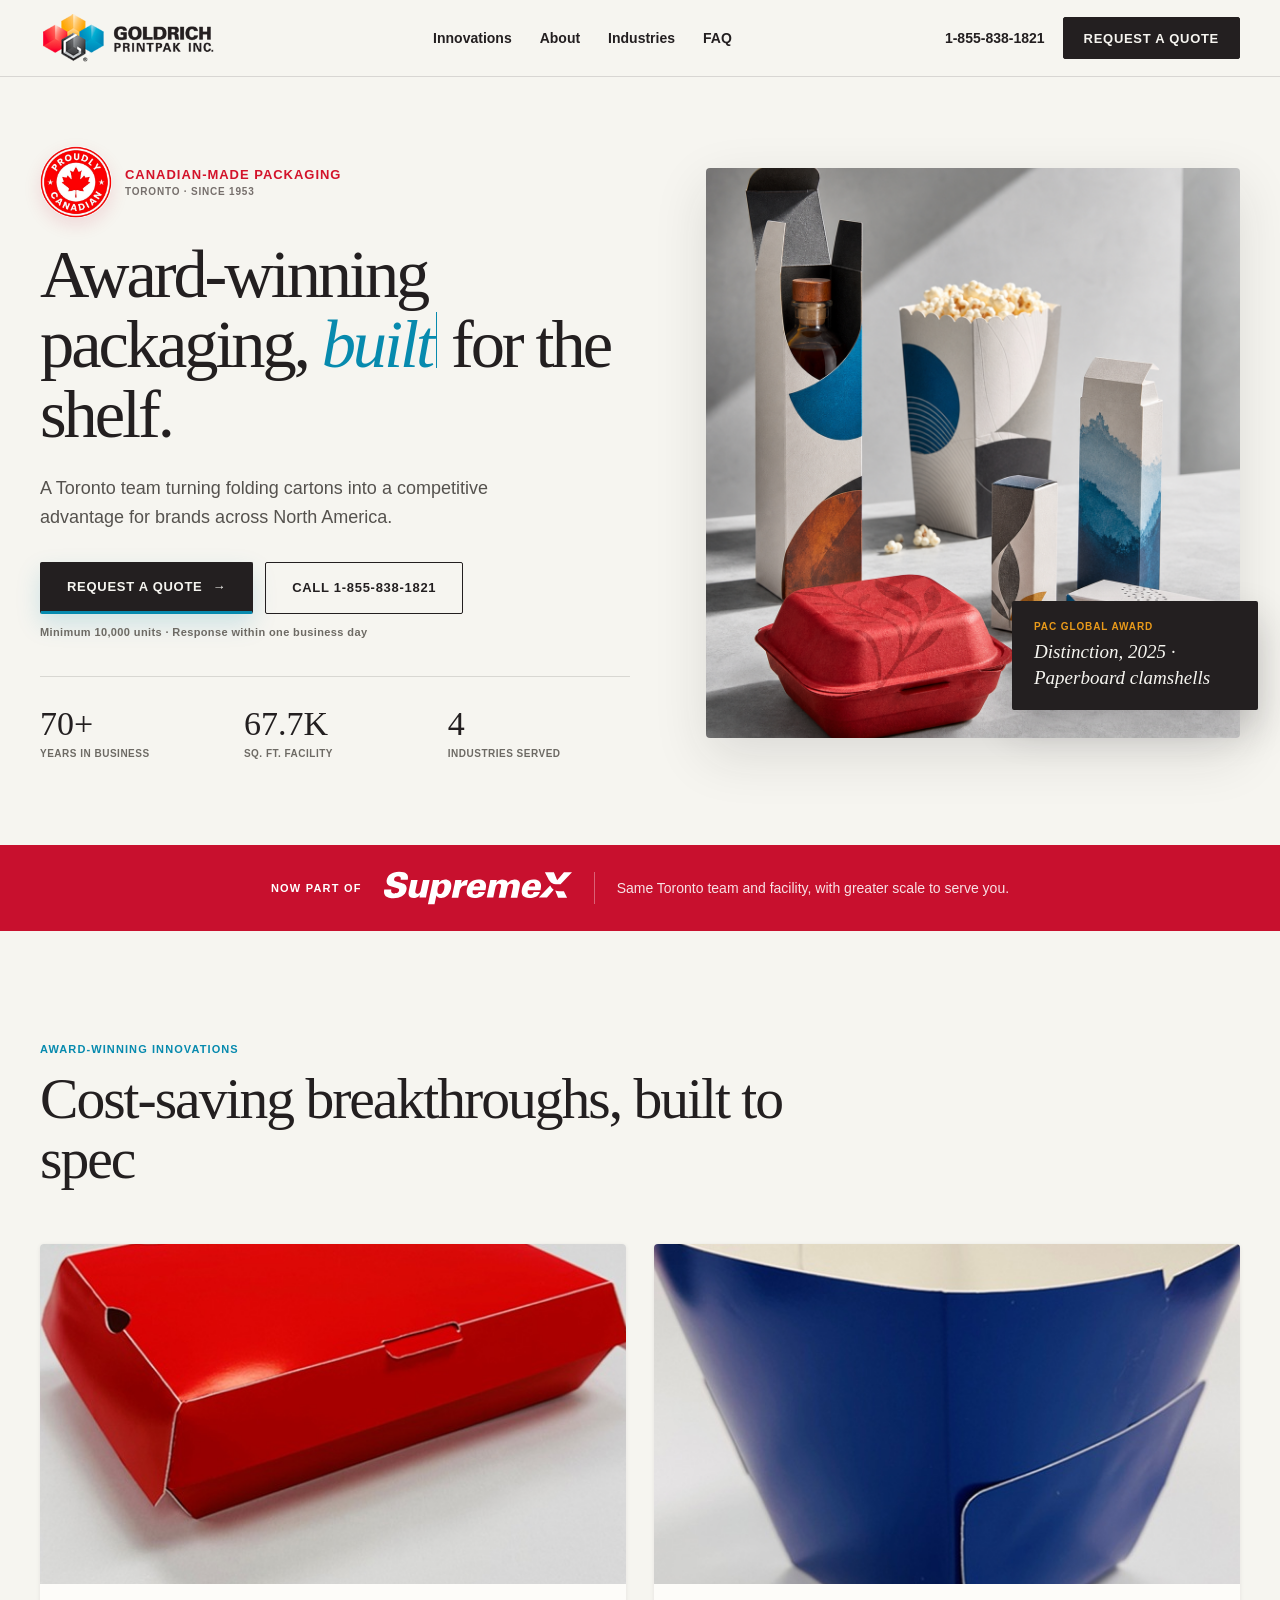
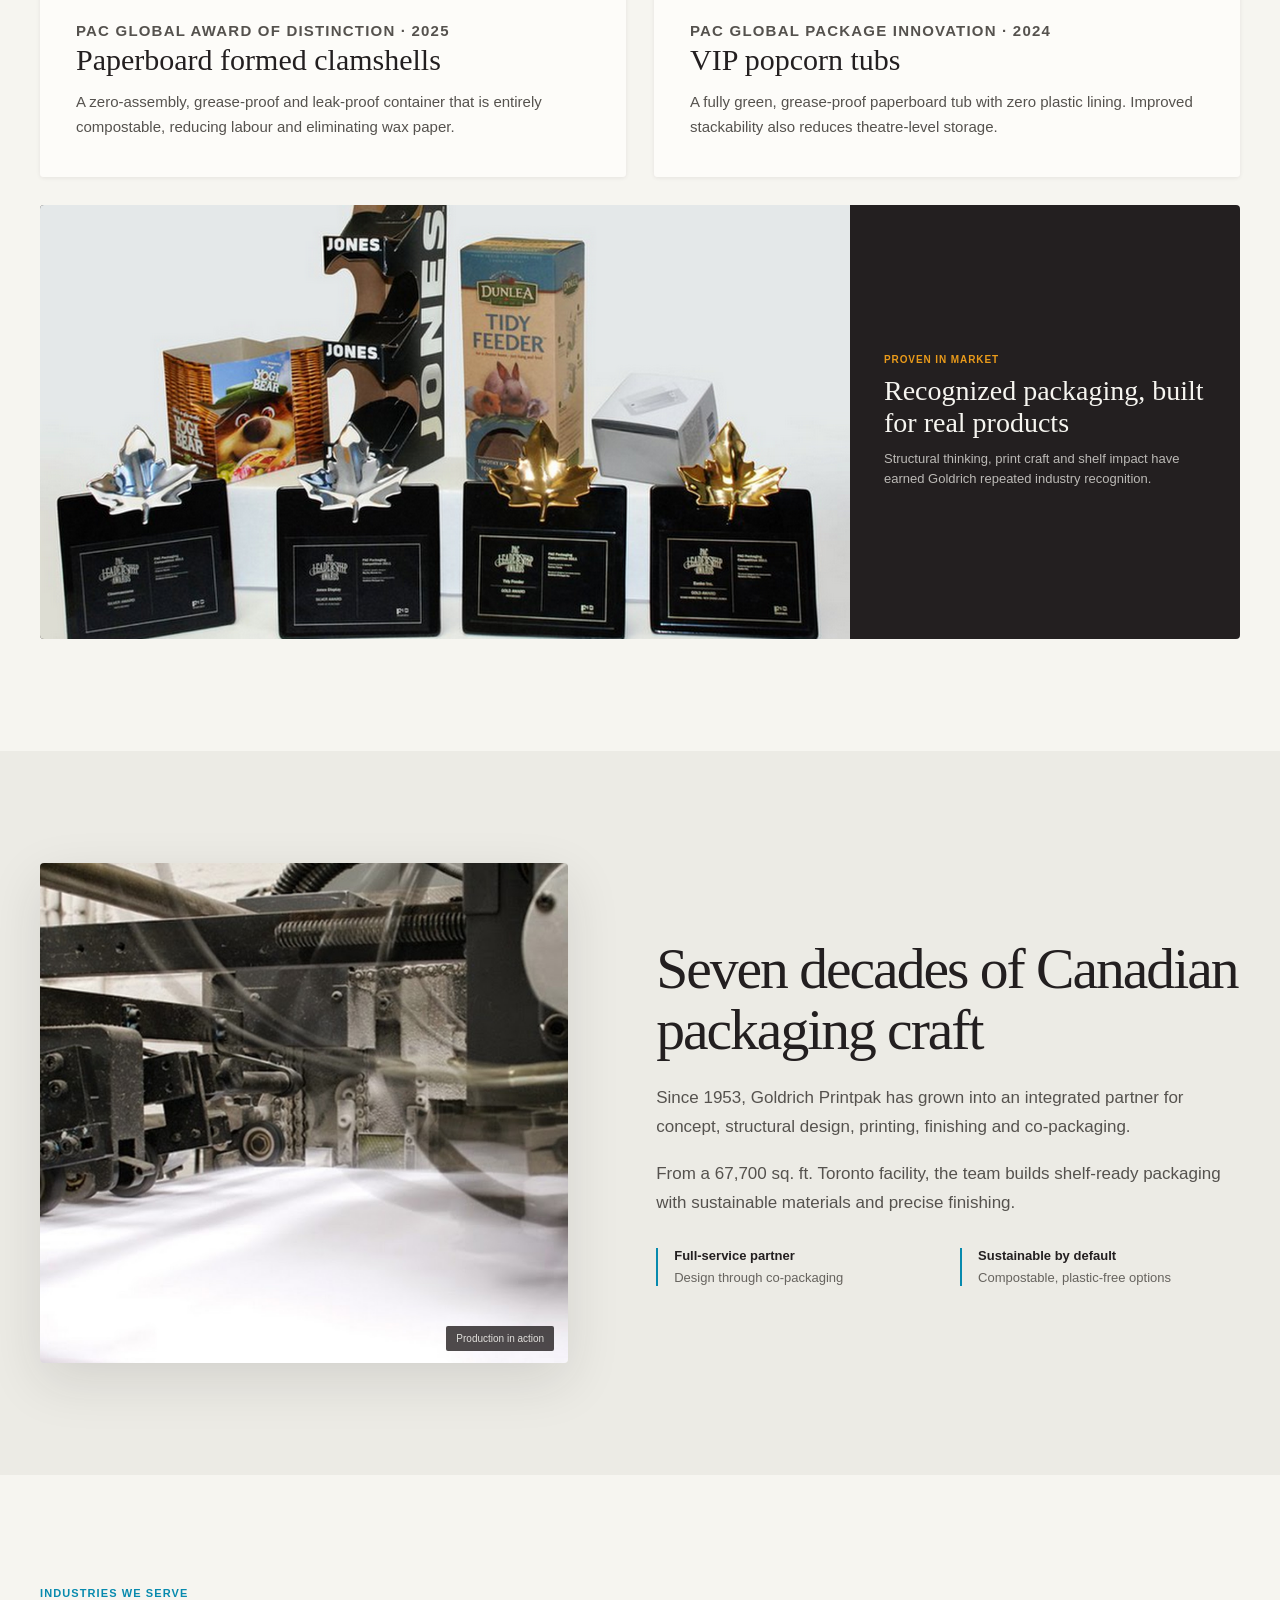
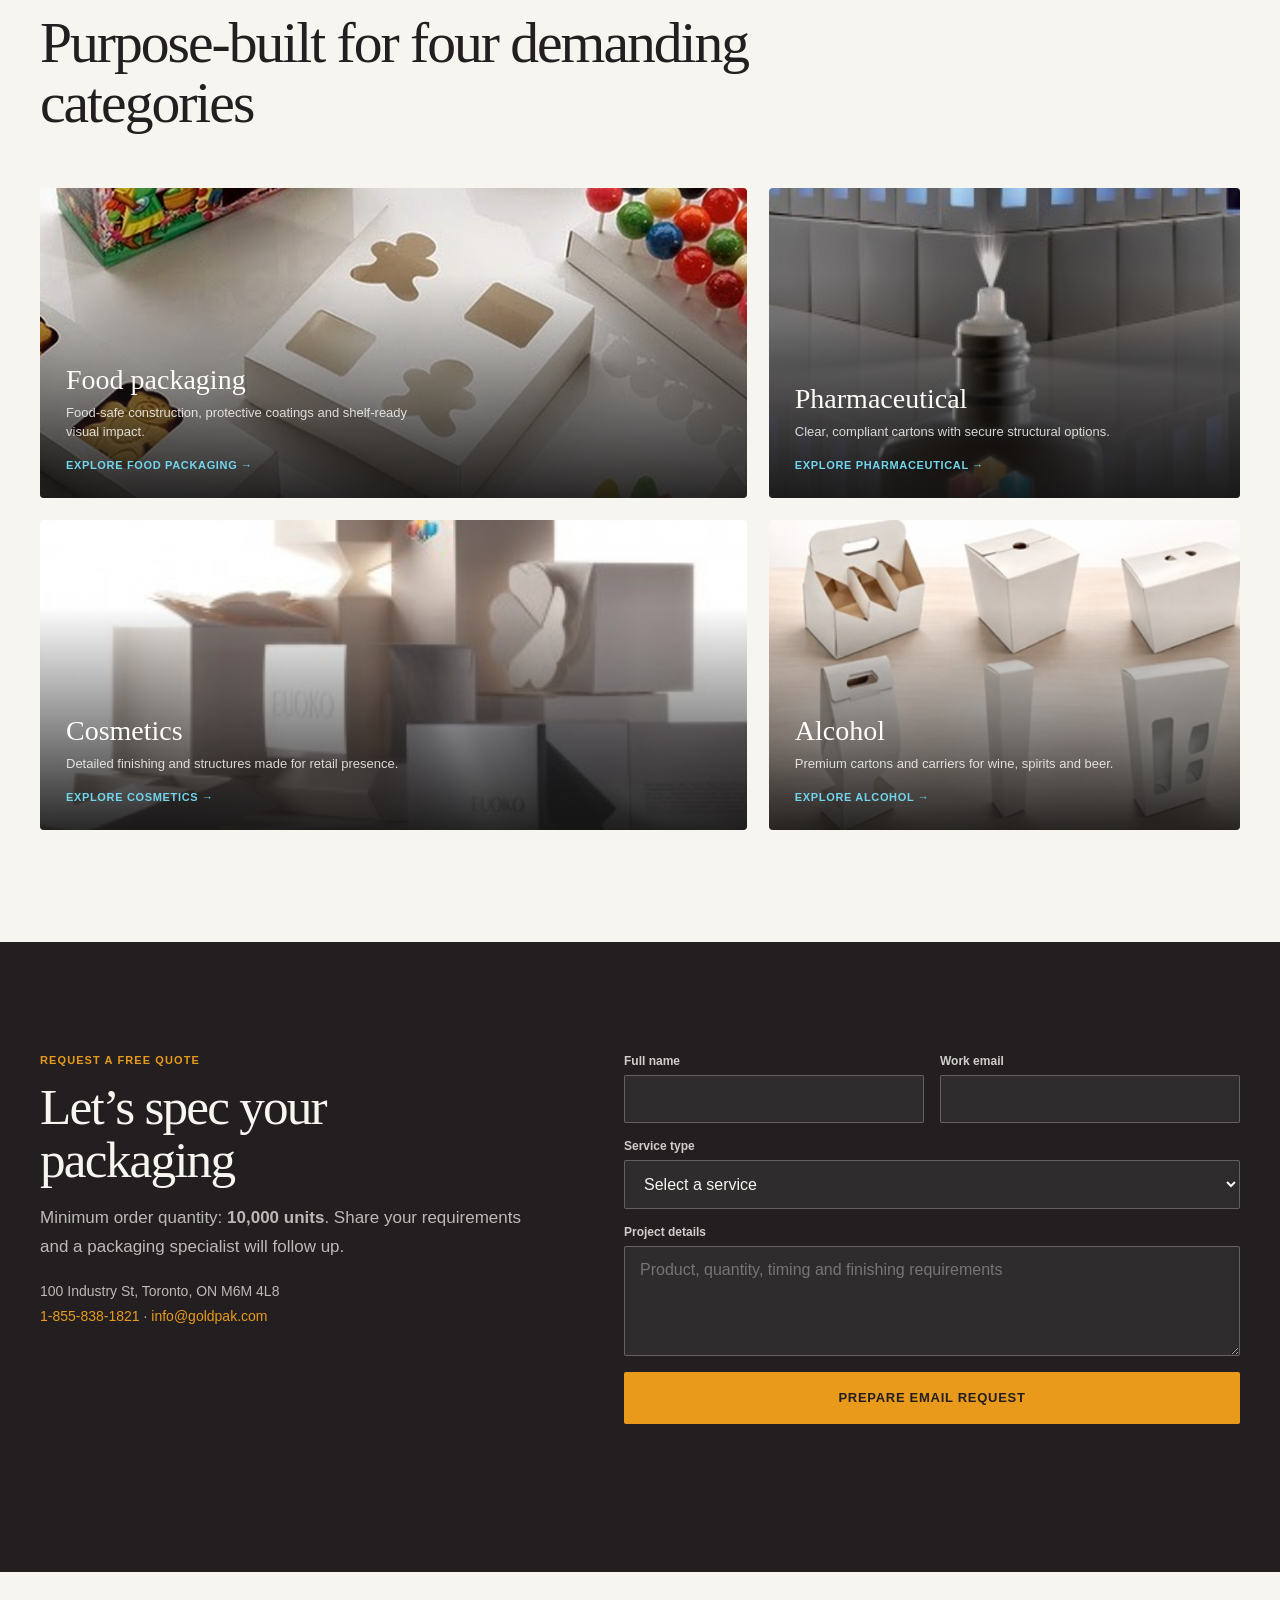
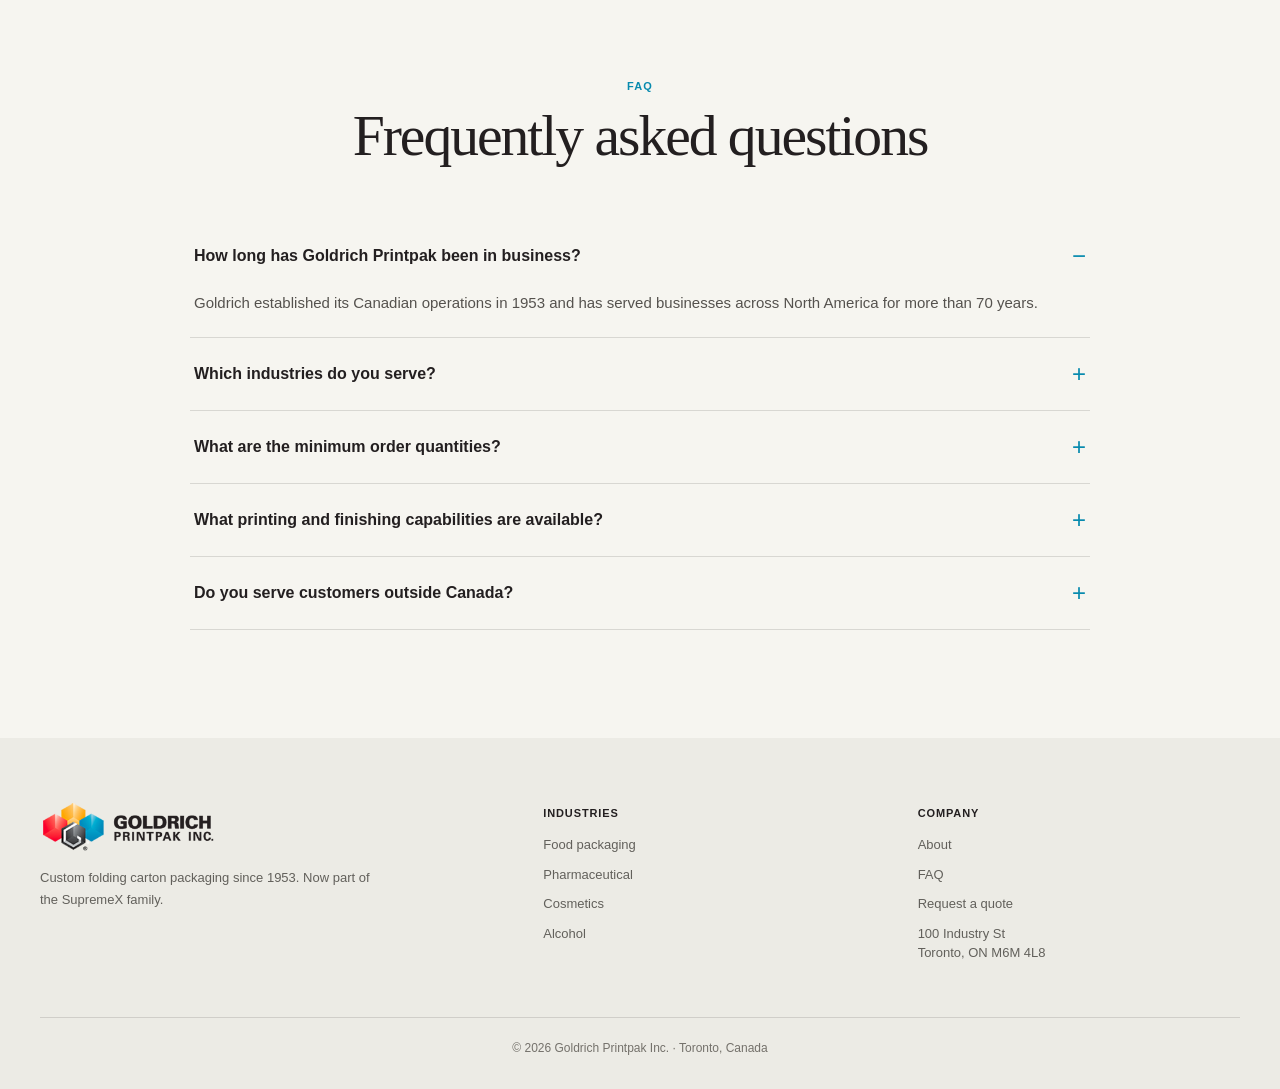
<file: index.html>
<!doctype html>
<html lang="en">
<head>
  <meta charset="utf-8">
  <meta name="viewport" content="width=device-width, initial-scale=1">
  <meta name="description" content="Goldrich Printpak creates award-winning custom folding carton packaging for food, pharmaceutical, cosmetics and alcohol brands across North America.">
  <meta name="theme-color" content="#f6f5f0">
  <title>Goldrich Printpak | Custom Folding Carton Packaging</title>
  <style>
    :root{--ink:#231f20;--muted:#55524e;--paper:#f6f5f0;--soft:#ecebe5;--white:#fdfcf9;--cyan:#078aae;--amber:#e99a1a;--supremex:#c8102e;--line:rgba(35,31,32,.14);--max:1280px;--shadow:0 18px 54px rgba(35,31,32,.12)}
    *{box-sizing:border-box}html{scroll-behavior:smooth;scroll-padding-top:88px}body{margin:0;background:var(--paper);color:var(--ink);font-family:Arial,"Helvetica Neue",sans-serif;-webkit-font-smoothing:antialiased}body.menu-open{overflow:hidden}img{display:block;max-width:100%}a{color:inherit;text-decoration:none}button,input,select,textarea{font:inherit}::selection{background:var(--amber);color:var(--ink)}:focus-visible{outline:3px solid var(--cyan);outline-offset:3px}
    .shell{width:min(calc(100% - 80px),var(--max));margin-inline:auto}.eyebrow{margin:0 0 14px;color:var(--cyan);font-size:11px;font-weight:800;letter-spacing:.1em;text-transform:uppercase}.title{max-width:780px;margin:0;font-family:Georgia,serif;font-size:clamp(38px,4.5vw,58px);font-weight:400;letter-spacing:-.035em;line-height:1.05}.copy{max-width:64ch;color:var(--muted);font-size:17px;line-height:1.7}.btn{display:inline-flex;min-height:52px;align-items:center;justify-content:center;border:1.5px solid var(--ink);border-radius:2px;padding:0 26px;font-size:13px;font-weight:800;letter-spacing:.055em;text-transform:uppercase;transition:transform .2s,background .2s,color .2s;white-space:nowrap}.btn:hover{background:rgba(35,31,32,.06)}.btn:active{transform:translateY(1px)}.btn.dark{background:var(--ink);color:var(--paper)}.btn.dark:hover{border-color:var(--cyan);background:var(--cyan);color:var(--white)}
    .site-header{position:fixed;inset:0 0 auto;z-index:20;border-bottom:1px solid var(--line);background:rgba(246,245,240,.93);backdrop-filter:blur(12px);transform:translateY(0);transition:transform .36s cubic-bezier(.16,1,.3,1),box-shadow .25s}.site-header.hidden{transform:translateY(calc(-100% - 2px))}.site-header.scrolled{box-shadow:0 8px 26px rgba(35,31,32,.08)}.nav{height:76px;display:grid;grid-template-columns:auto 1fr auto;align-items:center;gap:34px}.logo{width:180px;height:54px;object-fit:contain;object-position:left}.links{display:flex;justify-content:center;gap:28px}.links a,.phone{font-size:14px;font-weight:700}.links a:hover{color:var(--cyan)}.actions{display:flex;align-items:center;gap:18px}.actions .btn{min-height:42px;padding-inline:20px}.menu{display:none;width:44px;height:44px;border:1px solid var(--line);background:transparent}.menu span{display:block;width:20px;height:2px;margin:4px auto;background:var(--ink)}
    .hero{min-height:760px;padding:146px 0 84px}.hero-grid{display:grid;grid-template-columns:1.05fr .95fr;align-items:center;gap:clamp(44px,6vw,84px)}.canada{display:inline-flex;align-items:center;gap:13px;margin-bottom:22px;color:#d3132a}.canada img{width:72px;height:72px;border-radius:50%;object-fit:cover;box-shadow:0 7px 18px rgba(200,16,46,.12)}.canada-copy{display:grid;gap:4px}.canada-copy strong{font-size:13px;font-weight:900;letter-spacing:.075em;text-transform:uppercase}.canada-copy small{color:#766f6c;font-size:10px;font-weight:700;letter-spacing:.08em;text-transform:uppercase}h1{max-width:700px;margin:0 0 24px;font-family:Georgia,serif;font-size:clamp(52px,5.35vw,76px);font-weight:400;letter-spacing:-.045em;line-height:1.02}.rotating-word{display:inline-block;color:var(--cyan);white-space:nowrap}.rotating-word:after{content:"";display:inline-block;width:1px;height:.82em;margin-left:.06em;background:currentColor;animation:cursor-blink 1s steps(1,end) infinite;vertical-align:-.02em}@keyframes cursor-blink{50%{opacity:0}}.hero-copy{max-width:530px;margin:0 0 30px;color:var(--muted);font-size:18px;line-height:1.62}.hero-actions{display:flex;flex-wrap:wrap;gap:12px}.quote-cta{border-bottom:3px solid var(--cyan);box-shadow:0 10px 24px rgba(7,138,174,.17)}.quote-cta:hover{box-shadow:0 13px 30px rgba(7,138,174,.23);transform:translateY(-1px)}.quote-cta .cta-arrow{display:inline-block;margin-left:10px;transition:transform .25s cubic-bezier(.16,1,.3,1)}.quote-cta:hover .cta-arrow{transform:translateX(4px)}.quote-reassurance{margin:12px 0 0;color:#6d6a64;font-size:11px;font-weight:700;letter-spacing:.035em}.stats{display:grid;grid-template-columns:repeat(3,1fr);gap:22px;margin-top:38px;padding-top:28px;border-top:1px solid var(--line)}.stat strong{display:block;font-family:Georgia,serif;font-size:34px;font-weight:400}.stat span{color:#6d6a64;font-size:10px;font-weight:700;letter-spacing:.05em;text-transform:uppercase}.hero-visual{position:relative}.hero-visual>img{width:100%;height:570px;border-radius:4px;object-fit:cover;box-shadow:var(--shadow)}.award{position:absolute;right:-18px;bottom:28px;max-width:246px;border-radius:2px;background:var(--ink);padding:20px 22px;color:var(--paper);box-shadow:0 18px 38px rgba(35,31,32,.24)}.award small{display:block;margin-bottom:7px;color:var(--amber);font-size:10px;font-weight:800;letter-spacing:.09em;text-transform:uppercase}.award p{margin:0;font-family:Georgia,serif;font-size:19px;font-style:italic;line-height:1.35}
    .family{background:var(--supremex);color:#fff}.family .shell{min-height:86px;display:flex;align-items:center;justify-content:center;gap:22px;text-align:center}.family-kicker{font-size:11px;font-weight:800;letter-spacing:.11em;text-transform:uppercase;white-space:nowrap}.family-logo{width:188px;height:34px;object-fit:contain}.family p{margin:0;color:rgba(255,255,255,.88);font-size:14px}.divider{width:1px;height:32px;background:rgba(255,255,255,.34)}
    .section{padding:112px 0}.intro{margin-bottom:54px}.cards{display:grid;grid-template-columns:repeat(2,1fr);gap:28px}.card{overflow:hidden;border-radius:4px;background:var(--white);box-shadow:0 1px 4px rgba(35,31,32,.08)}.card>img{width:100%;height:340px;object-fit:cover;transition:transform .65s cubic-bezier(.16,1,.3,1)}.card>.product-photo{transform:scale(1.13)}.card:hover>.product-photo{transform:scale(1.17)}.card-body{position:relative;z-index:1;background:var(--white);padding:34px 36px 38px}.award-label{margin:0 0 10px;color:#a7620a;font-size:10px;font-weight:800;letter-spacing:.08em;text-transform:uppercase}.card h3{margin:0 0 12px;font-family:Georgia,serif;font-size:30px;font-weight:400}.card p{margin:0;color:var(--muted);font-size:15px;line-height:1.68}.proof{display:grid;grid-template-columns:1.35fr .65fr;min-height:270px;margin-top:28px;overflow:hidden;border-radius:4px;background:var(--ink);color:var(--paper)}.proof img{width:100%;height:100%;min-height:270px;object-fit:cover}.proof-copy{display:flex;flex-direction:column;justify-content:center;padding:34px}.proof small{margin-bottom:10px;color:var(--amber);font-size:10px;font-weight:800;letter-spacing:.09em;text-transform:uppercase}.proof h3{margin:0 0 10px;font-family:Georgia,serif;font-size:28px;font-weight:400;line-height:1.14}.proof p{margin:0;color:rgba(246,245,240,.72);font-size:13px;line-height:1.6}
    .about{background:var(--soft)}.about-grid{display:grid;grid-template-columns:.95fr 1.05fr;align-items:center;gap:clamp(50px,7vw,88px)}figure{position:relative;margin:0}figure img{width:100%;height:500px;border-radius:4px;object-fit:cover;box-shadow:var(--shadow)}figcaption{position:absolute;right:14px;bottom:12px;border-radius:2px;background:rgba(35,31,32,.8);padding:7px 10px;color:rgba(246,245,240,.88);font-size:10px}.about-copy .title{margin-bottom:24px}.about-copy p{margin:0 0 18px}.points{display:grid;grid-template-columns:repeat(2,1fr);gap:24px;margin-top:30px}.point{border-left:2px solid var(--cyan);padding-left:16px}.point strong{display:block;margin-bottom:5px;font-size:13px}.point span{color:#66635e;font-size:13px}
    .industry-grid{display:grid;grid-template-columns:1.2fr .8fr;grid-auto-rows:310px;gap:22px}.industry{position:relative;overflow:hidden;border-radius:4px;background:var(--ink);color:var(--white)}.industry img{width:100%;height:100%;object-fit:cover;transition:transform .7s cubic-bezier(.16,1,.3,1)}.industry:after{content:"";position:absolute;inset:0;background:linear-gradient(180deg,transparent 28%,rgba(20,19,19,.91))}.industry:hover img{transform:scale(1.04)}.industry-text{position:absolute;z-index:1;right:26px;bottom:25px;left:26px}.industry h3{margin:0 0 7px;font-family:Georgia,serif;font-size:28px;font-weight:400}.industry p{max-width:48ch;margin:0 0 13px;color:rgba(253,252,249,.82);font-size:13px;line-height:1.5}.industry a{color:#71d5ed;font-size:11px;font-weight:800;letter-spacing:.06em;text-transform:uppercase}
    .quote{background:var(--ink);color:var(--paper)}.quote-grid{display:grid;grid-template-columns:.88fr 1.12fr;gap:clamp(52px,8vw,100px)}.quote .eyebrow{color:var(--amber)}.quote .title{font-size:clamp(38px,4vw,52px)}.quote .copy{color:rgba(246,245,240,.72)}.contact{color:rgba(246,245,240,.72);font-size:14px;line-height:1.8}.contact a{color:var(--amber)}.form{display:grid;grid-template-columns:repeat(2,1fr);gap:16px}.field{display:flex;flex-direction:column;gap:7px}.full{grid-column:1/-1}.field label{color:rgba(246,245,240,.82);font-size:12px;font-weight:700}.field input,.field select,.field textarea{width:100%;border:1px solid rgba(246,245,240,.26);border-radius:2px;background:rgba(246,245,240,.06);padding:14px 15px;color:var(--paper)}.field option{color:var(--ink)}.field textarea{min-height:110px;resize:vertical}.submit{grid-column:1/-1;border:0;background:var(--amber);color:var(--ink);cursor:pointer}.status{grid-column:1/-1;min-height:20px;margin:0;color:#8ddcf0;font-size:13px}
    .faq{max-width:900px;padding:108px 0}.faq .intro{text-align:center}.faq .title{margin-inline:auto}details{border-bottom:1px solid var(--line)}summary{display:flex;align-items:center;justify-content:space-between;gap:20px;padding:22px 4px;font-size:16px;font-weight:700;cursor:pointer;list-style:none}summary::-webkit-details-marker{display:none}summary:after{content:"+";color:var(--cyan);font-size:24px;font-weight:400}details[open] summary:after{content:"−"}details p{margin:-2px 0 22px;padding:0 44px 0 4px;color:var(--muted);font-size:15px;line-height:1.68}
    footer{background:var(--soft);padding:62px 0 34px}.footer-grid{display:grid;grid-template-columns:1.4fr 1fr 1fr;gap:52px;margin-bottom:44px}.footer-brand img{width:180px;height:54px;object-fit:contain;object-position:left}.footer-brand p{max-width:340px;color:#62605b;font-size:13px;line-height:1.65}.footer-col h3{margin:7px 0 16px;font-size:11px;letter-spacing:.08em;text-transform:uppercase}.footer-col a,.footer-col address{display:block;margin-bottom:10px;color:#62605b;font-size:13px;font-style:normal;line-height:1.5}.copyright{border-top:1px solid var(--line);padding-top:23px;color:#74716b;font-size:12px;text-align:center}
    @media(max-width:1020px){.shell{width:min(calc(100% - 48px),var(--max))}.phone{display:none}.hero-grid{grid-template-columns:1fr 1fr;gap:34px}}
    @media(max-width:780px){.shell{width:min(calc(100% - 32px),var(--max))}.nav{height:68px;grid-template-columns:1fr auto}.logo{width:148px;height:46px}.menu{display:block}.actions .btn{display:none}.links{position:fixed;inset:68px 0 auto;display:grid;gap:0;border-bottom:1px solid var(--line);background:var(--paper);padding:10px 16px 20px;opacity:0;pointer-events:none;transform:translateY(-12px);transition:.25s}.menu-open .links{opacity:1;pointer-events:auto;transform:none}.links a{border-bottom:1px solid var(--line);padding:17px 4px}.hero{min-height:0;padding:112px 0 72px}.hero-grid,.about-grid,.quote-grid{grid-template-columns:1fr}.hero-visual>img{height:520px}.award{right:-4px}.family .shell{align-items:flex-start;flex-direction:column;padding-block:22px;text-align:left}.divider{width:56px;height:1px}.section{padding:84px 0}.cards,.proof{grid-template-columns:1fr}.proof img{max-height:330px}.industry-grid{grid-template-columns:1fr;grid-auto-rows:320px}.form{grid-template-columns:1fr}.field,.full,.submit,.status{grid-column:1}.footer-grid{grid-template-columns:1fr 1fr}.footer-brand{grid-column:1/-1}}
    @media(max-width:520px){h1{font-size:47px}.hero-actions .btn{width:100%}.stats{gap:10px}.stat strong{font-size:28px}.stat span{font-size:9px}.hero-visual>img{height:430px}.award{left:14px;max-width:238px}.card>img{height:260px}.card-body{padding:28px 24px 32px}.points{grid-template-columns:1fr}figure img{height:350px}.footer-grid{grid-template-columns:1fr}.footer-brand{grid-column:auto}}
    @media(prefers-reduced-motion:reduce){html{scroll-behavior:auto}*,*:before,*:after{transition-duration:.01ms!important}.rotating-word:after{display:none}}
  </style>
</head>
<body>
  <header class="site-header" id="header"><div class="shell nav"><a href="#top" aria-label="Goldrich Printpak home"><img class="logo" src="assets/logo.jpg" alt="Goldrich Printpak Inc." width="300" height="90"></a><nav class="links" aria-label="Primary"><a href="#innovations">Innovations</a><a href="#about">About</a><a href="#industries">Industries</a><a href="#faq">FAQ</a></nav><div class="actions"><a class="phone" href="tel:18558381821">1-855-838-1821</a><a class="btn dark" href="#quote">Request a quote</a><button class="menu" type="button" aria-label="Open navigation" aria-expanded="false"><span></span><span></span><span></span></button></div></div></header>
  <main id="top">
    <section class="hero"><div class="shell hero-grid"><div><div class="canada"><img src="assets/proudly-canadian.png" alt="Proudly Canadian" width="475" height="475"><span class="canada-copy"><strong>Canadian-made packaging</strong><small>Toronto · Since 1953</small></span></div><h1 aria-label="Award-winning packaging, built for the shelf.">Award-winning packaging, <em class="rotating-word" aria-hidden="true">built</em> for the shelf.</h1><p class="hero-copy">A Toronto team turning folding cartons into a competitive advantage for brands across North America.</p><div class="hero-actions"><a class="btn dark quote-cta" href="#quote">Request a quote <span class="cta-arrow" aria-hidden="true">→</span></a><a class="btn" href="tel:18558381821">Call 1-855-838-1821</a></div><p class="quote-reassurance">Minimum 10,000 units · Response within one business day</p><div class="stats"><div class="stat"><strong>70+</strong><span>Years in business</span></div><div class="stat"><strong>67.7K</strong><span>Sq. ft. facility</span></div><div class="stat"><strong>4</strong><span>Industries served</span></div></div></div><div class="hero-visual"><img src="assets/hero-packaging.png" alt="Custom food, pharmaceutical, cosmetics and beverage cartons" width="1122" height="1402" fetchpriority="high"><div class="award"><small>PAC Global Award</small><p>Distinction, 2025 · Paperboard clamshells</p></div></div></div></section>
    <section class="family"><div class="shell"><span class="family-kicker">Now part of</span><img class="family-logo" src="assets/supremex-logo-white.svg" alt="SupremeX" width="188" height="34"><span class="divider"></span><p>Same Toronto team and facility, with greater scale to serve you.</p></div></section>
    <section class="section" id="innovations"><div class="shell"><div class="intro"><p class="eyebrow">Award-winning innovations</p><h2 class="title">Cost-saving breakthroughs, built to spec</h2></div><div class="cards"><article class="card"><img class="product-photo" src="assets/chicken.jpg" alt="Goldrich red compostable formed paperboard food clamshell" width="640" height="555" loading="lazy"><div class="card-body"><p class="award-label">PAC Global Award of Distinction · 2025</p><h3>Paperboard formed clamshells</h3><p>A zero-assembly, grease-proof and leak-proof container that is entirely compostable, reducing labour and eliminating wax paper.</p></div></article><article class="card"><img class="product-photo" src="assets/popcorn.jpg" alt="Goldrich VIP paperboard popcorn tubs" width="640" height="552" loading="lazy"><div class="card-body"><p class="award-label">PAC Global Package Innovation · 2024</p><h3>VIP popcorn tubs</h3><p>A fully green, grease-proof paperboard tub with zero plastic lining. Improved stackability also reduces theatre-level storage.</p></div></article></div><div class="proof"><img src="assets/awards-showcase.png" alt="Goldrich packaging displayed behind four packaging awards" width="1200" height="642" loading="lazy"><div class="proof-copy"><small>Proven in market</small><h3>Recognized packaging, built for real products</h3><p>Structural thinking, print craft and shelf impact have earned Goldrich repeated industry recognition.</p></div></div></div></section>
    <section class="section about" id="about"><div class="shell about-grid"><figure><img src="assets/real-press.png" alt="Goldrich equipment feeding paperboard through the press" width="1200" height="1301" loading="lazy"><figcaption>Production in action</figcaption></figure><div class="about-copy"><h2 class="title">Seven decades of Canadian packaging craft</h2><p class="copy">Since 1953, Goldrich Printpak has grown into an integrated partner for concept, structural design, printing, finishing and co-packaging.</p><p class="copy">From a 67,700 sq. ft. Toronto facility, the team builds shelf-ready packaging with sustainable materials and precise finishing.</p><div class="points"><div class="point"><strong>Full-service partner</strong><span>Design through co-packaging</span></div><div class="point"><strong>Sustainable by default</strong><span>Compostable, plastic-free options</span></div></div></div></div></section>
    <section class="section" id="industries"><div class="shell"><div class="intro"><p class="eyebrow">Industries we serve</p><h2 class="title">Purpose-built for four demanding categories</h2></div><div class="industry-grid"><article class="industry"><img src="assets/food-showcase.png" alt="Goldrich confectionery and specialty food cartons" width="1200" height="1301" loading="lazy"><div class="industry-text"><h3>Food packaging</h3><p>Food-safe construction, protective coatings and shelf-ready visual impact.</p><a href="industries/food.html">Explore food packaging →</a></div></article><article class="industry"><img src="assets/pharmaceutical_packaging.jpg" alt="Goldrich pharmaceutical cartons" width="330" height="172" loading="lazy"><div class="industry-text"><h3>Pharmaceutical</h3><p>Clear, compliant cartons with secure structural options.</p><a href="industries/pharmaceutical.html">Explore pharmaceutical →</a></div></article><article class="industry"><img src="assets/cosmetics_packaging.jpg" alt="Goldrich cosmetics packaging" width="330" height="172" loading="lazy"><div class="industry-text"><h3>Cosmetics</h3><p>Detailed finishing and structures made for retail presence.</p><a href="industries/cosmetics.html">Explore cosmetics →</a></div></article><article class="industry"><img src="assets/alcohol_packaging.jpg" alt="Goldrich alcohol and spirits packaging" width="474" height="242" loading="lazy"><div class="industry-text"><h3>Alcohol</h3><p>Premium cartons and carriers for wine, spirits and beer.</p><a href="industries/alcohol.html">Explore alcohol →</a></div></article></div></div></section>
    <section class="section quote" id="quote"><div class="shell quote-grid"><div><p class="eyebrow">Request a free quote</p><h2 class="title">Let’s spec your packaging</h2><p class="copy">Minimum order quantity: <strong>10,000 units</strong>. Share your requirements and a packaging specialist will follow up.</p><div class="contact">100 Industry St, Toronto, ON M6M 4L8<br><a href="tel:18558381821">1-855-838-1821</a> · <a href="mailto:info@goldpak.com">info@goldpak.com</a></div></div><form class="form" id="quote-form"><div class="field"><label for="name">Full name</label><input id="name" name="name" autocomplete="name" required></div><div class="field"><label for="email">Work email</label><input id="email" name="email" type="email" autocomplete="email" required></div><div class="field full"><label for="service">Service type</label><select id="service" name="service" required><option value="">Select a service</option><option>Food packaging</option><option>Pharmaceutical packaging</option><option>Cosmetics packaging</option><option>Alcohol packaging</option><option>Custom packaging</option></select></div><div class="field full"><label for="message">Project details</label><textarea id="message" name="message" placeholder="Product, quantity, timing and finishing requirements"></textarea></div><button class="btn submit" type="submit">Prepare email request</button><p class="status" id="status" role="status" aria-live="polite"></p></form></div></section>
    <section class="shell faq" id="faq"><div class="intro"><p class="eyebrow">FAQ</p><h2 class="title">Frequently asked questions</h2></div><details open><summary>How long has Goldrich Printpak been in business?</summary><p>Goldrich established its Canadian operations in 1953 and has served businesses across North America for more than 70 years.</p></details><details><summary>Which industries do you serve?</summary><p>The team specializes in food, pharmaceutical, cosmetics and alcohol packaging, along with custom printing and folding-carton projects.</p></details><details><summary>What are the minimum order quantities?</summary><p>The minimum order quantity is 10,000 units, allowing cost-effective custom production while maintaining high quality.</p></details><details><summary>What printing and finishing capabilities are available?</summary><p>Capabilities include offset and digital printing, specialty finishes, embossing, foil stamping and custom die-cutting.</p></details><details><summary>Do you serve customers outside Canada?</summary><p>Yes. Goldrich is based in Toronto and serves clients throughout North America.</p></details></section>
  </main>
  <footer><div class="shell"><div class="footer-grid"><div class="footer-brand"><img src="assets/logo.jpg" alt="Goldrich Printpak Inc." width="300" height="90"><p>Custom folding carton packaging since 1953. Now part of the SupremeX family.</p></div><div class="footer-col"><h3>Industries</h3><a href="industries/food.html">Food packaging</a><a href="industries/pharmaceutical.html">Pharmaceutical</a><a href="industries/cosmetics.html">Cosmetics</a><a href="industries/alcohol.html">Alcohol</a></div><div class="footer-col"><h3>Company</h3><a href="#about">About</a><a href="#faq">FAQ</a><a href="#quote">Request a quote</a><address>100 Industry St<br>Toronto, ON M6M 4L8</address></div></div><div class="copyright">© <span id="year"></span> Goldrich Printpak Inc. · Toronto, Canada</div></div></footer>
  <script>
    const header=document.querySelector('#header'),menu=document.querySelector('.menu'),reduced=matchMedia('(prefers-reduced-motion: reduce)').matches;let touchY=0;
    const rotatingWord=document.querySelector('.rotating-word'),rotationWords=['built','designed','crafted'];
    if(rotatingWord&&!reduced){let wordIndex=0,charIndex=rotationWords[0].length,deleting=true;const rotate=()=>{const word=rotationWords[wordIndex];if(deleting){charIndex--;rotatingWord.textContent=word.slice(0,charIndex);if(charIndex===0){deleting=false;wordIndex=(wordIndex+1)%rotationWords.length;setTimeout(rotate,240)}else setTimeout(rotate,48)}else{const next=rotationWords[wordIndex];charIndex++;rotatingWord.textContent=next.slice(0,charIndex);if(charIndex===next.length){deleting=true;setTimeout(rotate,3200)}else setTimeout(rotate,78)}};setTimeout(rotate,3200)}
    function show(){header.classList.remove('hidden')}function hide(){if(!document.body.classList.contains('menu-open')&&!reduced)header.classList.add('hidden')}function direction(d){header.classList.toggle('scrolled',document.documentElement.scrollTop>12);if(document.documentElement.scrollTop<80||d<0)show();else if(d>0)hide()}
    addEventListener('wheel',e=>direction(e.deltaY),{passive:true});addEventListener('touchstart',e=>touchY=e.touches[0].clientY,{passive:true});addEventListener('touchmove',e=>{const y=e.touches[0].clientY;direction(touchY-y);touchY=y},{passive:true});addEventListener('keydown',e=>{if(['ArrowUp','PageUp','Home'].includes(e.key))direction(-1);if(['ArrowDown','PageDown','End',' '].includes(e.key))direction(1)});
    menu.addEventListener('click',()=>{const open=document.body.classList.toggle('menu-open');menu.setAttribute('aria-expanded',String(open));menu.setAttribute('aria-label',open?'Close navigation':'Open navigation');show()});document.querySelectorAll('.links a').forEach(a=>a.addEventListener('click',()=>{document.body.classList.remove('menu-open');menu.setAttribute('aria-expanded','false')}));
    document.querySelector('#quote-form').addEventListener('submit',e=>{e.preventDefault();const d=new FormData(e.currentTarget),subject=encodeURIComponent(`Packaging quote request · ${d.get('service')}`),body=encodeURIComponent(`Name: ${d.get('name')}\nEmail: ${d.get('email')}\nService: ${d.get('service')}\n\nProject details:\n${d.get('message')||'Not provided'}`);document.querySelector('#status').textContent='Opening your email app with the request details…';location.href=`mailto:info@goldpak.com?subject=${subject}&body=${body}`});document.querySelector('#year').textContent=new Date().getFullYear();
  </script>
</body>
</html>
</file>
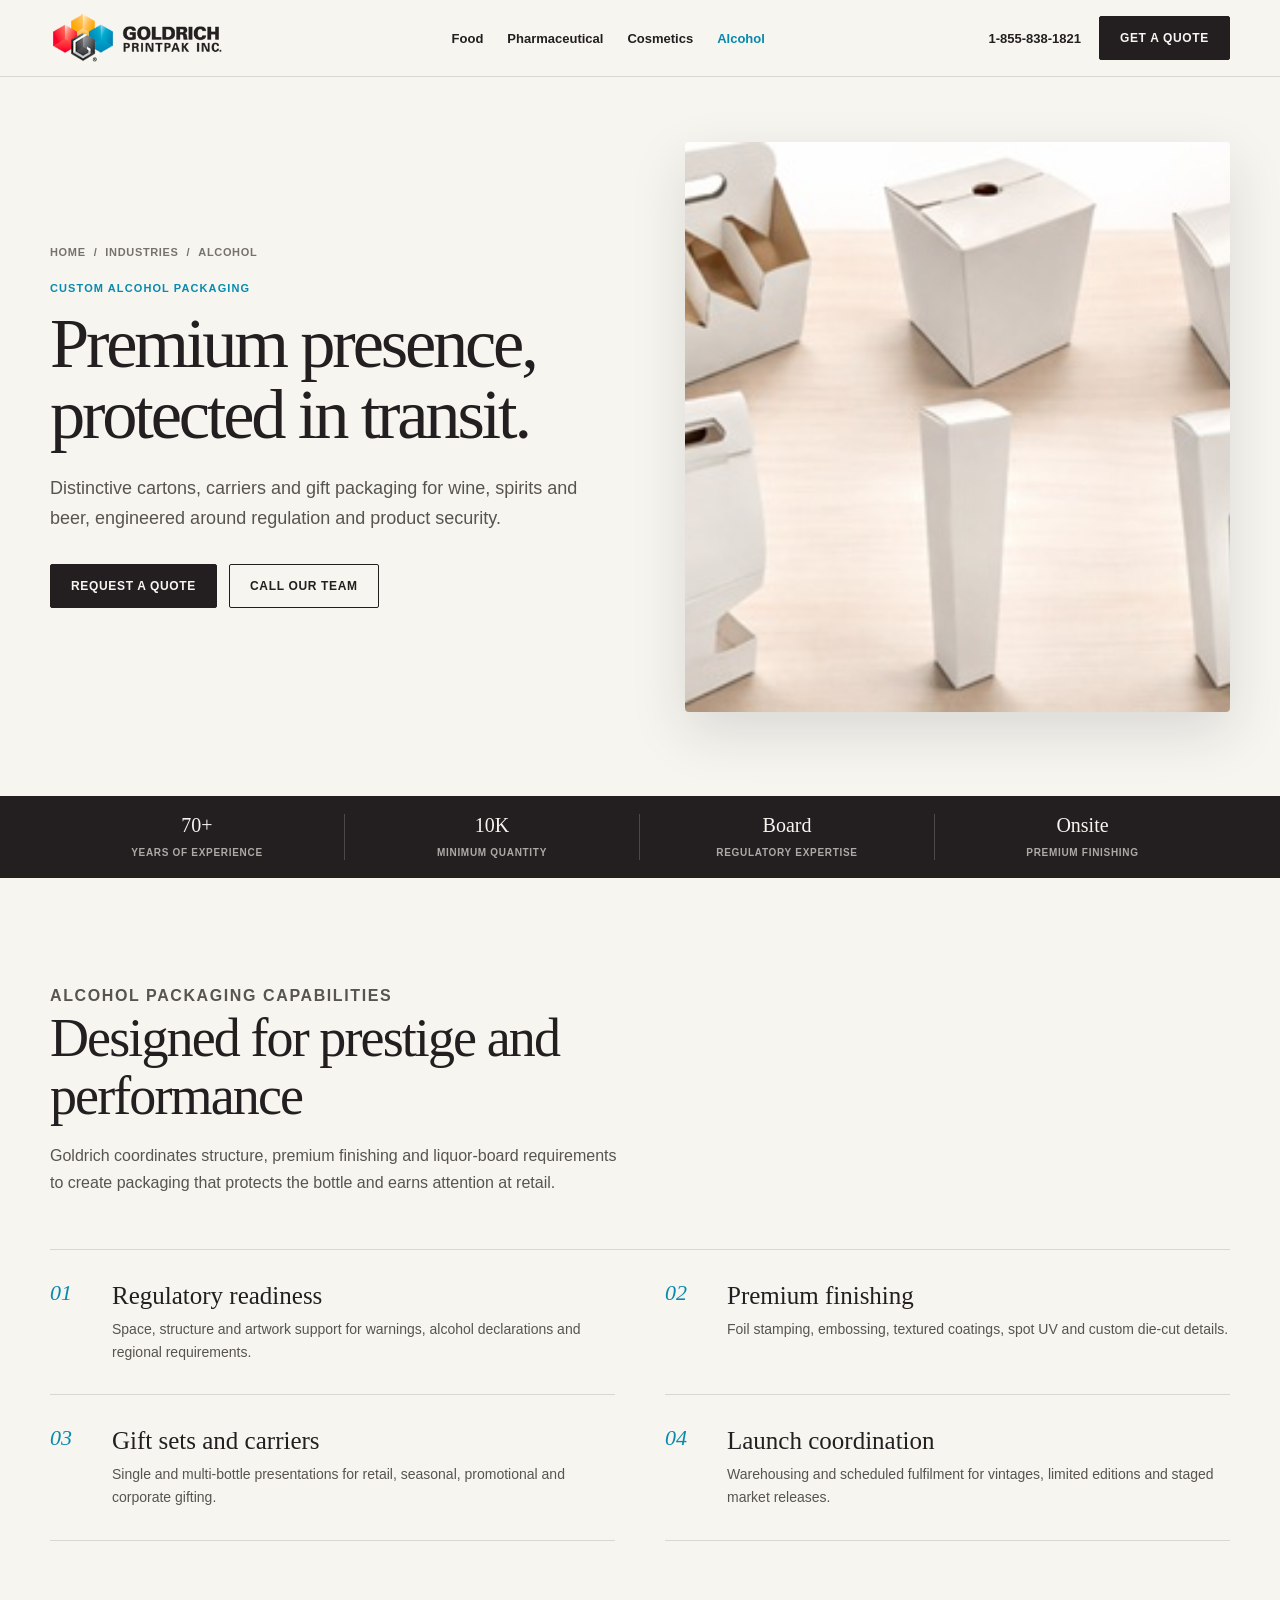
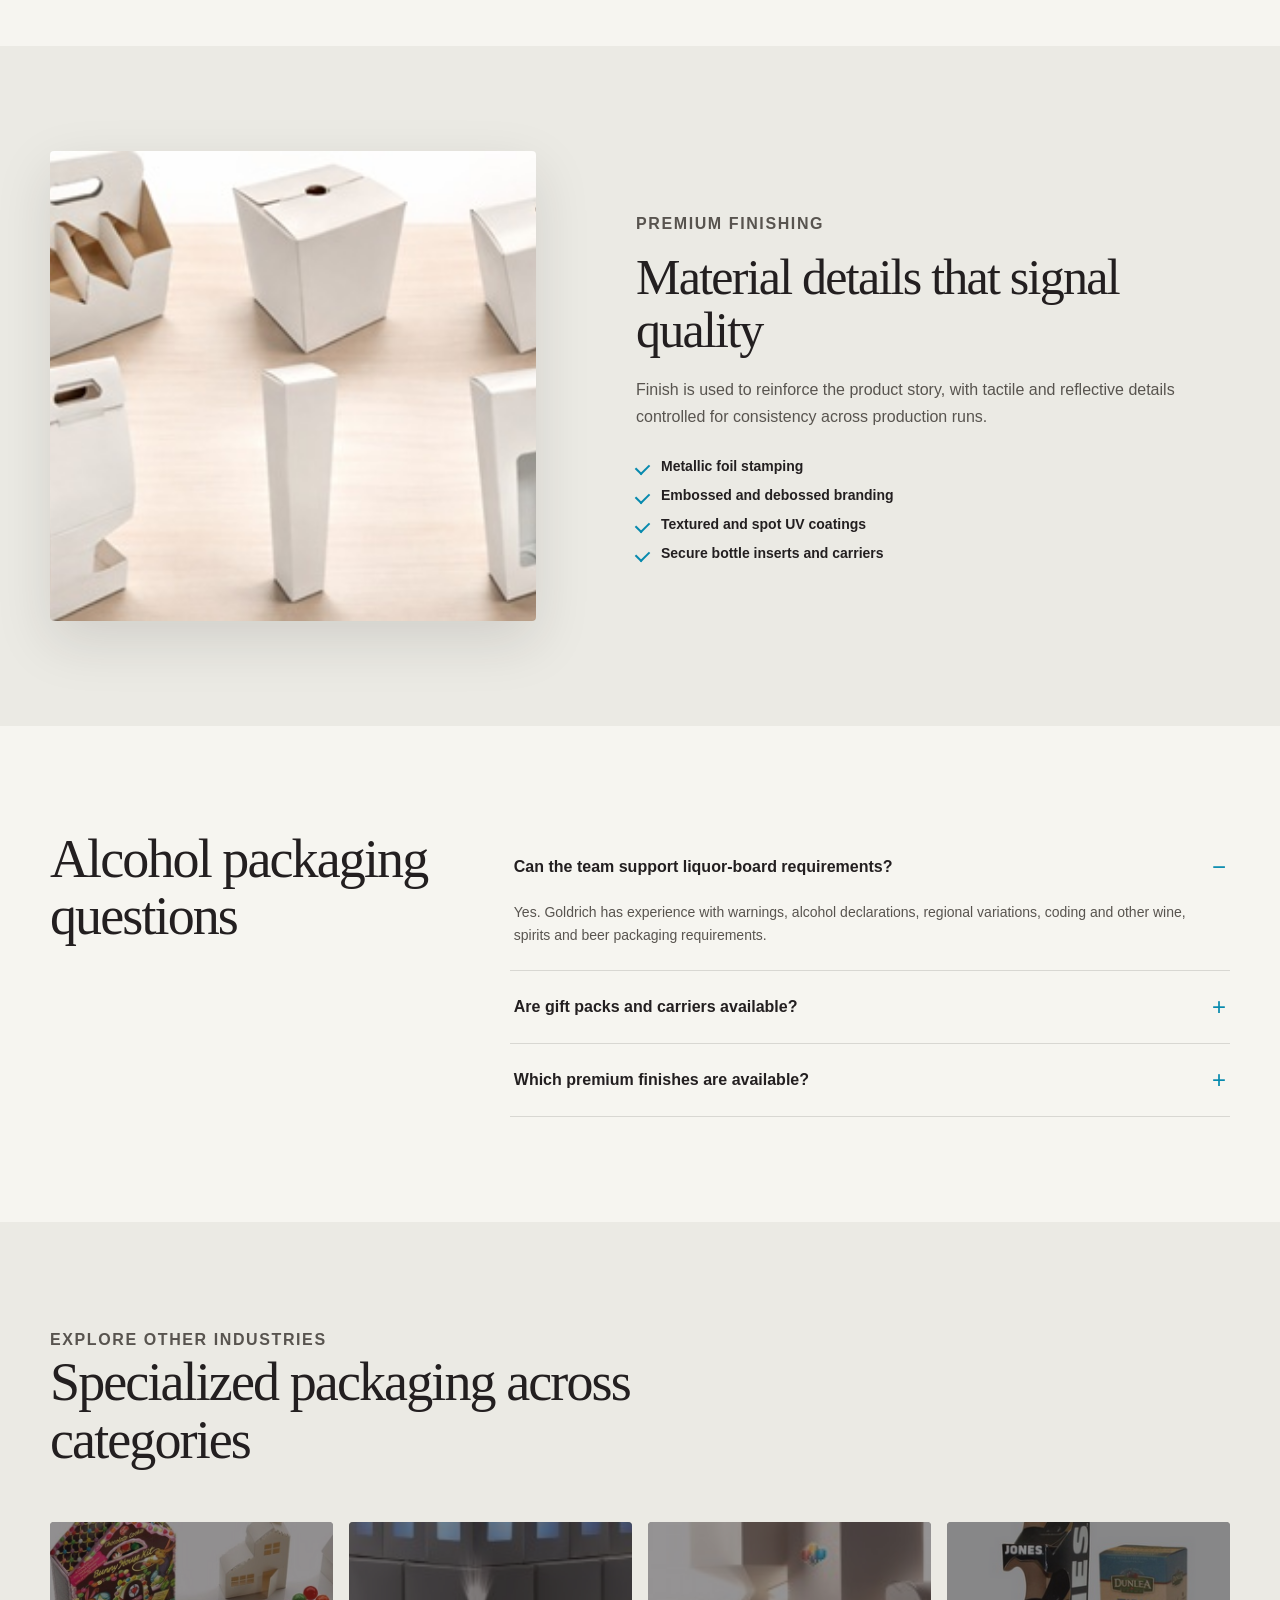
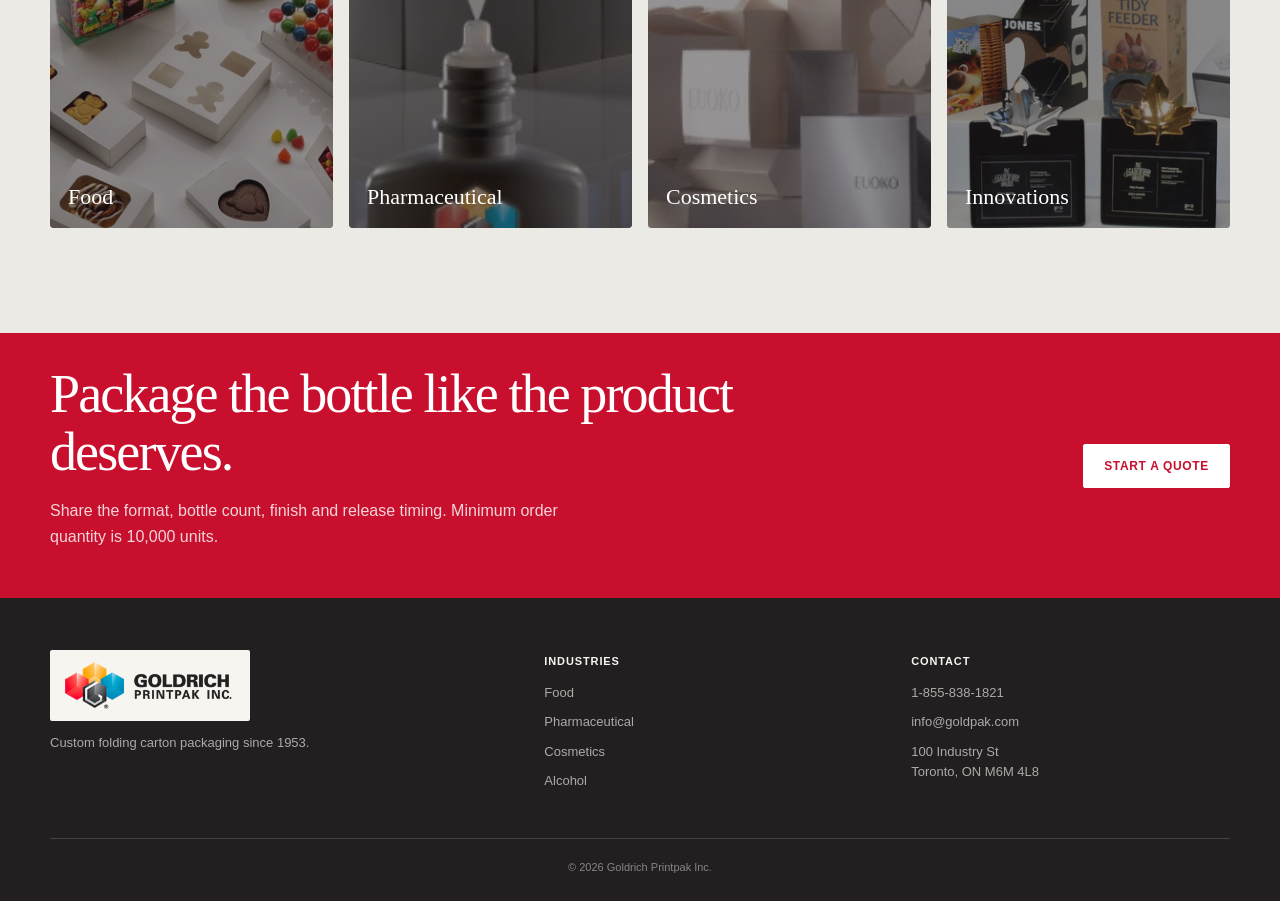
<file: industries/alcohol.html>
<!doctype html><html lang="en"><head><meta charset="utf-8"><meta name="viewport" content="width=device-width,initial-scale=1"><meta name="description" content="Premium custom wine, spirits and beer cartons, carriers and gift packaging from Goldrich Printpak in Toronto."><title>Alcohol Packaging | Goldrich Printpak</title><link rel="stylesheet" href="industry.css"></head><body>
<header class="header"><div class="shell nav"><a href="../index.html" aria-label="Goldrich Printpak home"><img class="logo" src="../assets/logo.jpg" alt="Goldrich Printpak Inc." width="300" height="90"></a><nav class="links" aria-label="Industry navigation"><a href="food.html">Food</a><a href="pharmaceutical.html">Pharmaceutical</a><a href="cosmetics.html">Cosmetics</a><a class="current" href="alcohol.html">Alcohol</a></nav><div class="actions"><a class="phone" href="tel:18558381821">1-855-838-1821</a><a class="button" href="../index.html#quote">Get a quote</a><button class="menu" type="button" aria-label="Open navigation" aria-expanded="false"><span></span><span></span><span></span></button></div></div></header>
<main><section class="industry-hero"><div class="shell hero-grid"><div><div class="breadcrumb"><a href="../index.html">Home</a><span>/</span><a href="../index.html#industries">Industries</a><span>/</span><span>Alcohol</span></div><p class="kicker">Custom alcohol packaging</p><h1>Premium presence, protected in transit.</h1><p class="lead">Distinctive cartons, carriers and gift packaging for wine, spirits and beer, engineered around regulation and product security.</p><div class="hero-actions"><a class="button" href="../index.html#quote">Request a quote</a><a class="button outline" href="tel:18558381821">Call our team</a></div></div><div class="hero-media"><img src="../assets/alcohol_packaging.jpg" alt="Goldrich custom alcohol packaging" width="474" height="242"></div></div></section>
<section class="proof"><div class="shell"><div class="proof-item"><strong>70+</strong><span>Years of experience</span></div><div class="proof-item"><strong>10K</strong><span>Minimum quantity</span></div><div class="proof-item"><strong>Board</strong><span>Regulatory expertise</span></div><div class="proof-item"><strong>Onsite</strong><span>Premium finishing</span></div></div></section>
<section class="section"><div class="shell"><div class="section-head"><p class="eyebrow">Alcohol packaging capabilities</p><h2>Designed for prestige and performance</h2><p>Goldrich coordinates structure, premium finishing and liquor-board requirements to create packaging that protects the bottle and earns attention at retail.</p></div><div class="capabilities"><article class="capability"><span class="number">01</span><div><h3>Regulatory readiness</h3><p>Space, structure and artwork support for warnings, alcohol declarations and regional requirements.</p></div></article><article class="capability"><span class="number">02</span><div><h3>Premium finishing</h3><p>Foil stamping, embossing, textured coatings, spot UV and custom die-cut details.</p></div></article><article class="capability"><span class="number">03</span><div><h3>Gift sets and carriers</h3><p>Single and multi-bottle presentations for retail, seasonal, promotional and corporate gifting.</p></div></article><article class="capability"><span class="number">04</span><div><h3>Launch coordination</h3><p>Warehousing and scheduled fulfilment for vintages, limited editions and staged market releases.</p></div></article></div></div></section>
<section class="section soft"><div class="shell feature"><img src="../assets/alcohol_packaging.jpg" alt="Printed folding carton for an alcohol product" width="474" height="242" loading="lazy"><div class="feature-copy"><p class="eyebrow">Premium finishing</p><h2>Material details that signal quality</h2><p>Finish is used to reinforce the product story, with tactile and reflective details controlled for consistency across production runs.</p><ul class="check-list"><li>Metallic foil stamping</li><li>Embossed and debossed branding</li><li>Textured and spot UV coatings</li><li>Secure bottle inserts and carriers</li></ul></div></div></section>
<section class="section"><div class="shell faq-grid"><h2>Alcohol packaging questions</h2><div class="faqs"><details open><summary>Can the team support liquor-board requirements?</summary><p>Yes. Goldrich has experience with warnings, alcohol declarations, regional variations, coding and other wine, spirits and beer packaging requirements.</p></details><details><summary>Are gift packs and carriers available?</summary><p>Yes. Options include single and multi-bottle cartons, carriers, seasonal gift sets and promotional packaging designed for product security.</p></details><details><summary>Which premium finishes are available?</summary><p>Capabilities include embossing, debossing, foil stamping, textured coatings, spot UV and custom die-cut structures.</p></details></div></div></section>
<section class="section soft"><div class="shell"><div class="section-head"><p class="eyebrow">Explore other industries</p><h2>Specialized packaging across categories</h2></div><div class="related"><a href="food.html"><img src="../assets/food-showcase.png" alt="Food packaging"><span>Food</span></a><a href="pharmaceutical.html"><img src="../assets/pharmaceutical_packaging.jpg" alt="Pharmaceutical packaging"><span>Pharmaceutical</span></a><a href="cosmetics.html"><img src="../assets/cosmetics_packaging.jpg" alt="Cosmetics packaging"><span>Cosmetics</span></a><a href="../index.html#innovations"><img src="../assets/awards-showcase.png" alt="Award-winning packaging"><span>Innovations</span></a></div></div></section>
<section class="cta"><div class="shell"><div><h2>Package the bottle like the product deserves.</h2><p>Share the format, bottle count, finish and release timing. Minimum order quantity is 10,000 units.</p></div><a class="button" href="../index.html#quote">Start a quote</a></div></section></main>
<footer><div class="shell"><div class="footer-grid"><div class="footer-brand"><img class="footer-logo" src="../assets/logo.jpg" alt="Goldrich Printpak"><p>Custom folding carton packaging since 1953.</p></div><div><h3>Industries</h3><a href="food.html">Food</a><a href="pharmaceutical.html">Pharmaceutical</a><a href="cosmetics.html">Cosmetics</a><a href="alcohol.html">Alcohol</a></div><div><h3>Contact</h3><a href="tel:18558381821">1-855-838-1821</a><a href="mailto:info@goldpak.com">info@goldpak.com</a><address>100 Industry St<br>Toronto, ON M6M 4L8</address></div></div><div class="copyright">© <span id="year"></span> Goldrich Printpak Inc.</div></div></footer><script src="industry.js"></script></body></html>
</file>
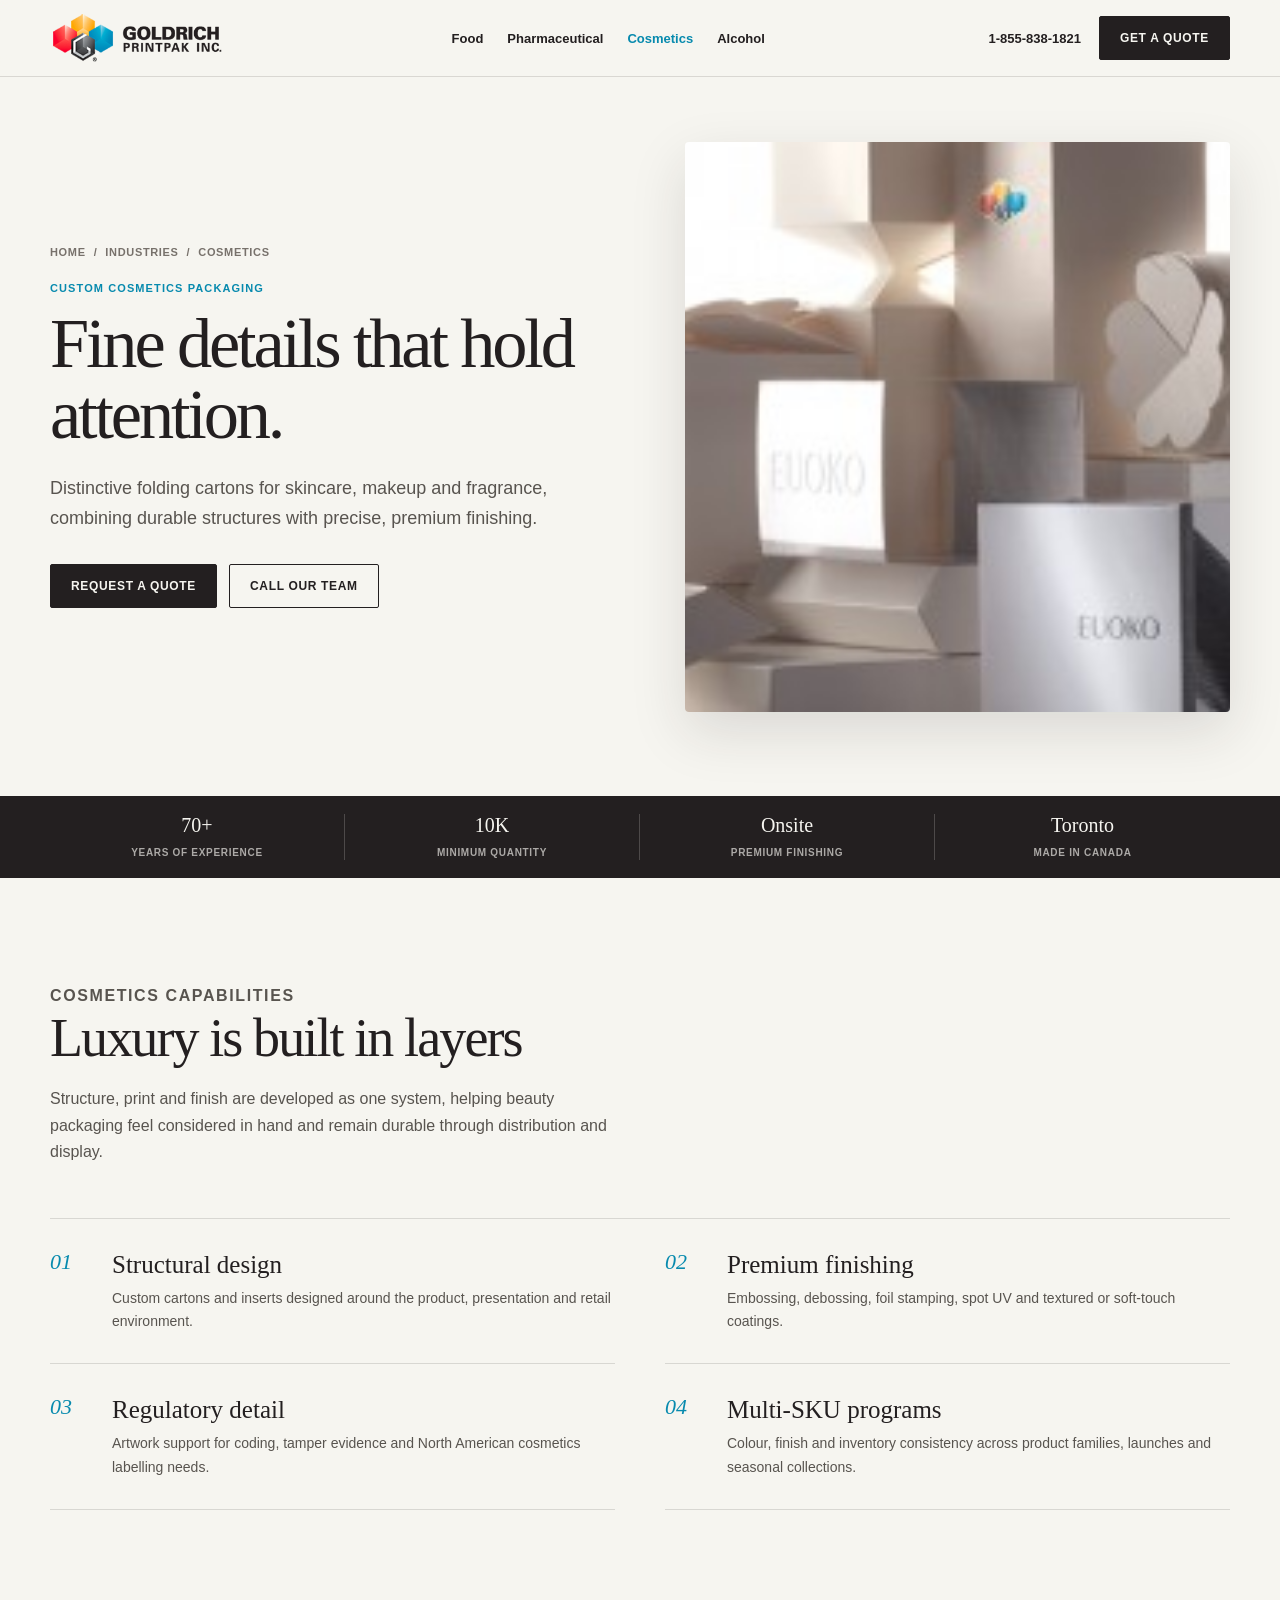
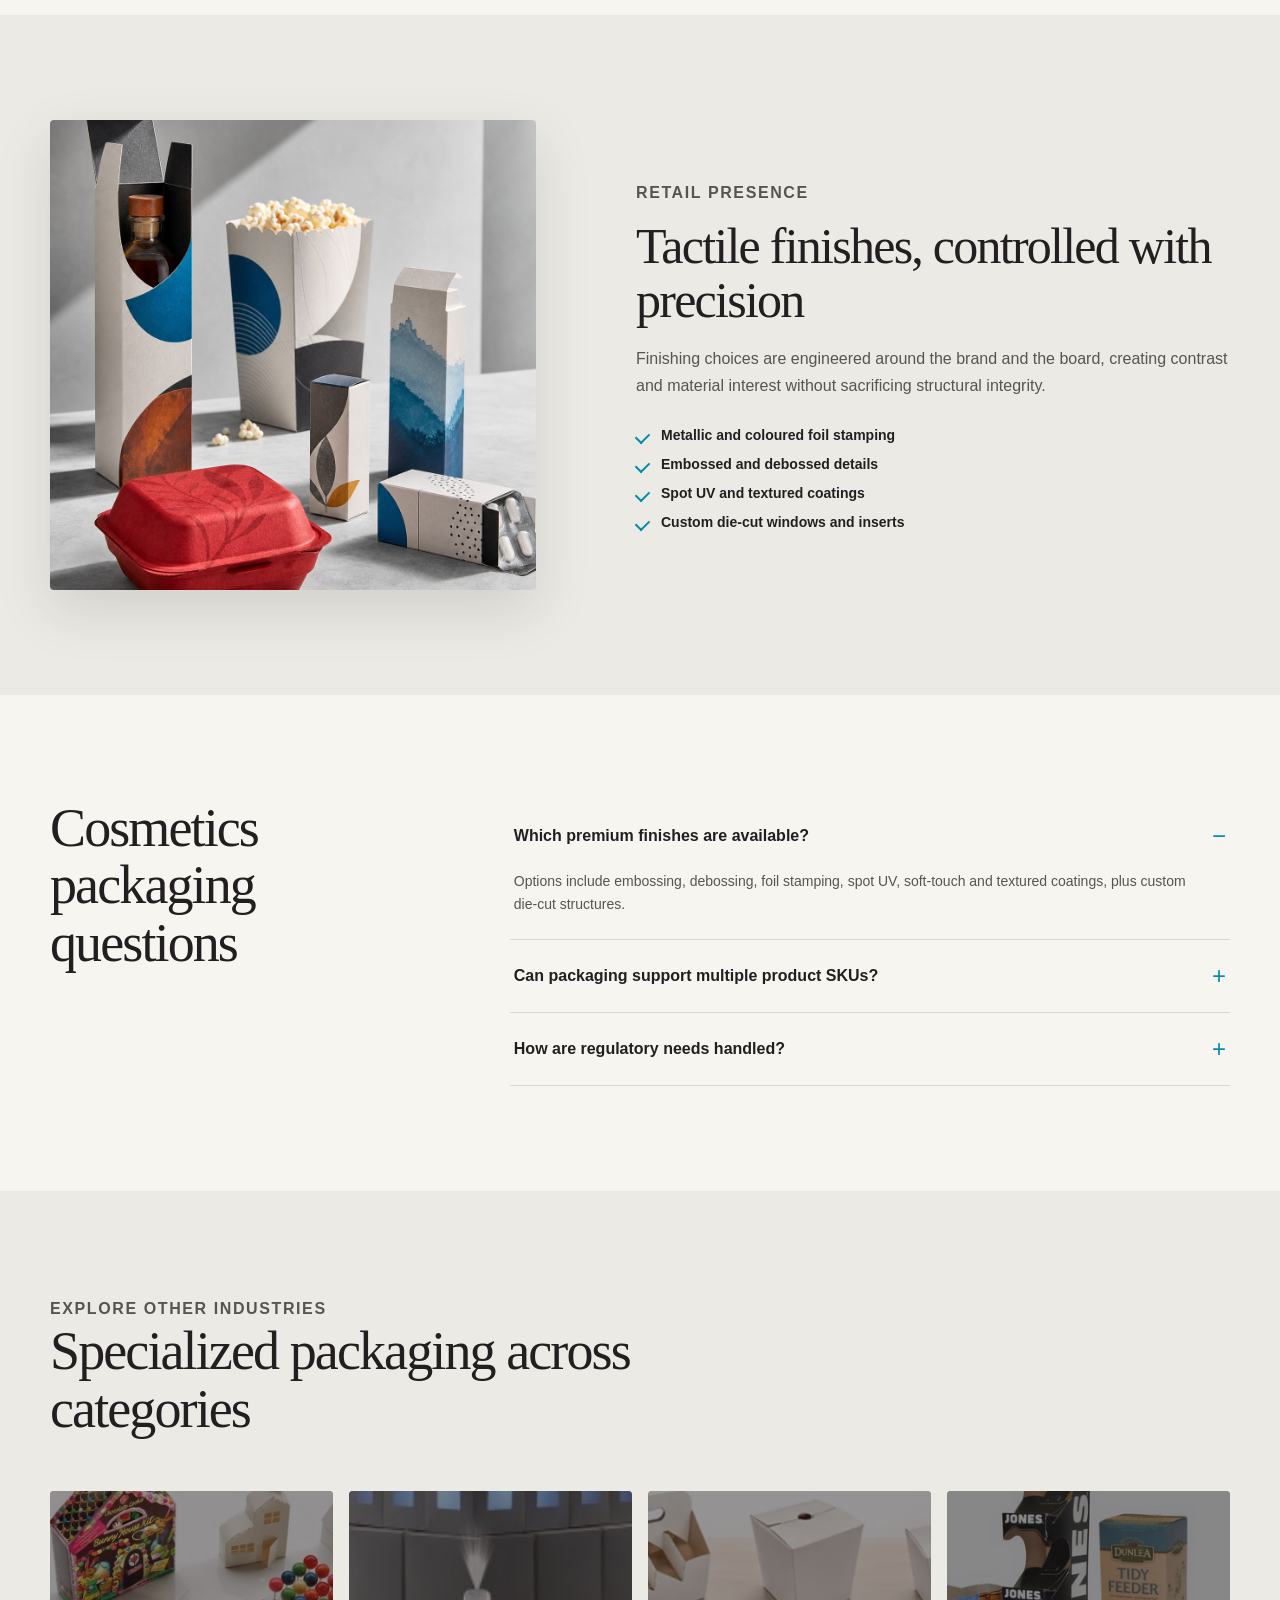
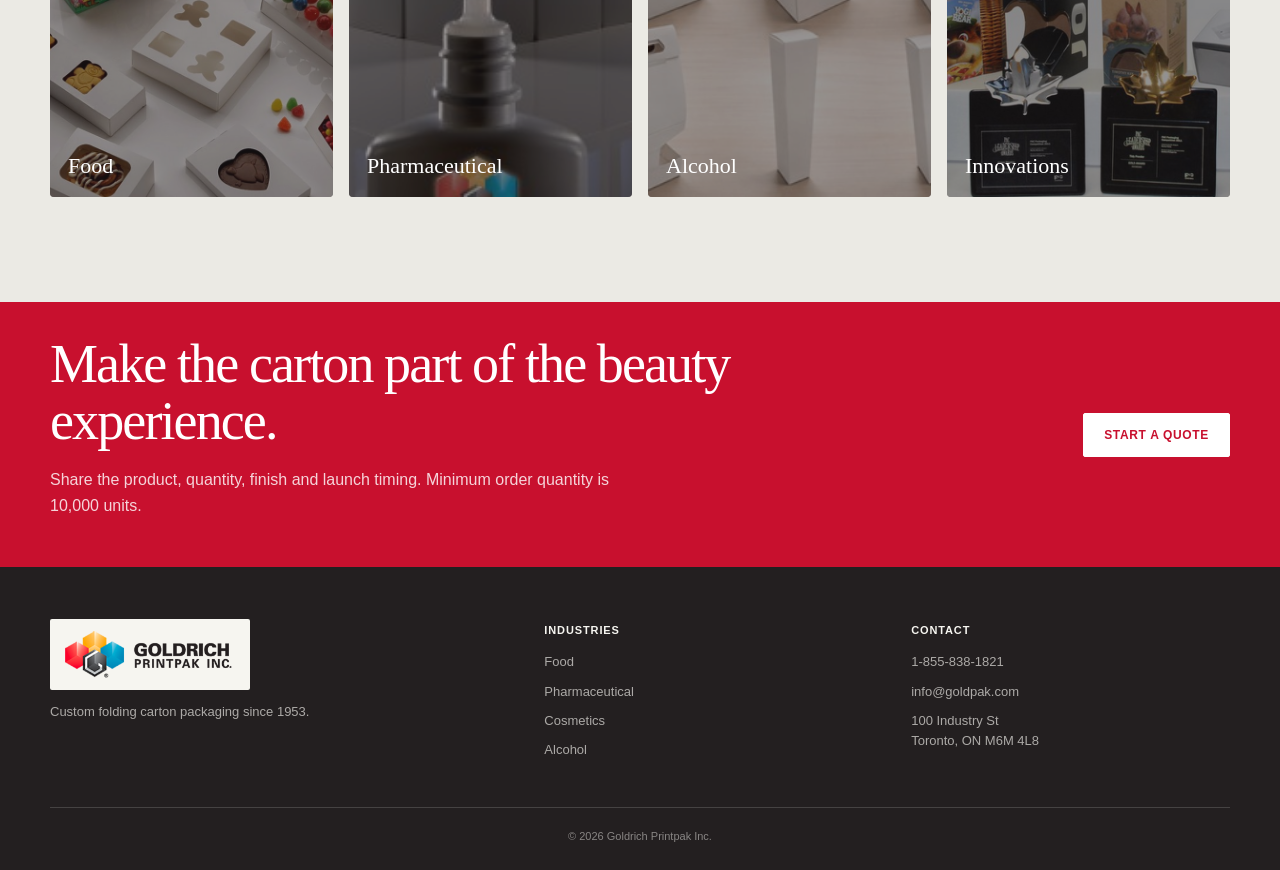
<file: industries/cosmetics.html>
<!doctype html><html lang="en"><head><meta charset="utf-8"><meta name="viewport" content="width=device-width,initial-scale=1"><meta name="description" content="Premium custom cosmetics cartons with structural design, specialty coatings, foil and embossing from Goldrich Printpak."><title>Cosmetics Packaging | Goldrich Printpak</title><link rel="stylesheet" href="industry.css"></head><body>
<header class="header"><div class="shell nav"><a href="../index.html" aria-label="Goldrich Printpak home"><img class="logo" src="../assets/logo.jpg" alt="Goldrich Printpak Inc." width="300" height="90"></a><nav class="links" aria-label="Industry navigation"><a href="food.html">Food</a><a href="pharmaceutical.html">Pharmaceutical</a><a class="current" href="cosmetics.html">Cosmetics</a><a href="alcohol.html">Alcohol</a></nav><div class="actions"><a class="phone" href="tel:18558381821">1-855-838-1821</a><a class="button" href="../index.html#quote">Get a quote</a><button class="menu" type="button" aria-label="Open navigation" aria-expanded="false"><span></span><span></span><span></span></button></div></div></header>
<main><section class="industry-hero"><div class="shell hero-grid"><div><div class="breadcrumb"><a href="../index.html">Home</a><span>/</span><a href="../index.html#industries">Industries</a><span>/</span><span>Cosmetics</span></div><p class="kicker">Custom cosmetics packaging</p><h1>Fine details that hold attention.</h1><p class="lead">Distinctive folding cartons for skincare, makeup and fragrance, combining durable structures with precise, premium finishing.</p><div class="hero-actions"><a class="button" href="../index.html#quote">Request a quote</a><a class="button outline" href="tel:18558381821">Call our team</a></div></div><div class="hero-media"><img src="../assets/cosmetics_packaging.jpg" alt="Goldrich premium cosmetics packaging" width="330" height="172"></div></div></section>
<section class="proof"><div class="shell"><div class="proof-item"><strong>70+</strong><span>Years of experience</span></div><div class="proof-item"><strong>10K</strong><span>Minimum quantity</span></div><div class="proof-item"><strong>Onsite</strong><span>Premium finishing</span></div><div class="proof-item"><strong>Toronto</strong><span>Made in Canada</span></div></div></section>
<section class="section"><div class="shell"><div class="section-head"><p class="eyebrow">Cosmetics capabilities</p><h2>Luxury is built in layers</h2><p>Structure, print and finish are developed as one system, helping beauty packaging feel considered in hand and remain durable through distribution and display.</p></div><div class="capabilities"><article class="capability"><span class="number">01</span><div><h3>Structural design</h3><p>Custom cartons and inserts designed around the product, presentation and retail environment.</p></div></article><article class="capability"><span class="number">02</span><div><h3>Premium finishing</h3><p>Embossing, debossing, foil stamping, spot UV and textured or soft-touch coatings.</p></div></article><article class="capability"><span class="number">03</span><div><h3>Regulatory detail</h3><p>Artwork support for coding, tamper evidence and North American cosmetics labelling needs.</p></div></article><article class="capability"><span class="number">04</span><div><h3>Multi-SKU programs</h3><p>Colour, finish and inventory consistency across product families, launches and seasonal collections.</p></div></article></div></div></section>
<section class="section soft"><div class="shell feature"><img src="../assets/hero-packaging.png" alt="Refined custom cartons with foil, colour and structural variation" width="1122" height="1402" loading="lazy"><div class="feature-copy"><p class="eyebrow">Retail presence</p><h2>Tactile finishes, controlled with precision</h2><p>Finishing choices are engineered around the brand and the board, creating contrast and material interest without sacrificing structural integrity.</p><ul class="check-list"><li>Metallic and coloured foil stamping</li><li>Embossed and debossed details</li><li>Spot UV and textured coatings</li><li>Custom die-cut windows and inserts</li></ul></div></div></section>
<section class="section"><div class="shell faq-grid"><h2>Cosmetics packaging questions</h2><div class="faqs"><details open><summary>Which premium finishes are available?</summary><p>Options include embossing, debossing, foil stamping, spot UV, soft-touch and textured coatings, plus custom die-cut structures.</p></details><details><summary>Can packaging support multiple product SKUs?</summary><p>Yes. Goldrich can coordinate structure, colour, finish and inventory across product families, launches and staged rollouts.</p></details><details><summary>How are regulatory needs handled?</summary><p>Artwork and structures can account for date and batch coding, tamper evidence, theft prevention and cosmetics labelling requirements.</p></details></div></div></section>
<section class="section soft"><div class="shell"><div class="section-head"><p class="eyebrow">Explore other industries</p><h2>Specialized packaging across categories</h2></div><div class="related"><a href="food.html"><img src="../assets/food-showcase.png" alt="Food packaging"><span>Food</span></a><a href="pharmaceutical.html"><img src="../assets/pharmaceutical_packaging.jpg" alt="Pharmaceutical packaging"><span>Pharmaceutical</span></a><a href="alcohol.html"><img src="../assets/alcohol_packaging.jpg" alt="Alcohol packaging"><span>Alcohol</span></a><a href="../index.html#innovations"><img src="../assets/awards-showcase.png" alt="Award-winning packaging"><span>Innovations</span></a></div></div></section>
<section class="cta"><div class="shell"><div><h2>Make the carton part of the beauty experience.</h2><p>Share the product, quantity, finish and launch timing. Minimum order quantity is 10,000 units.</p></div><a class="button" href="../index.html#quote">Start a quote</a></div></section></main>
<footer><div class="shell"><div class="footer-grid"><div class="footer-brand"><img class="footer-logo" src="../assets/logo.jpg" alt="Goldrich Printpak"><p>Custom folding carton packaging since 1953.</p></div><div><h3>Industries</h3><a href="food.html">Food</a><a href="pharmaceutical.html">Pharmaceutical</a><a href="cosmetics.html">Cosmetics</a><a href="alcohol.html">Alcohol</a></div><div><h3>Contact</h3><a href="tel:18558381821">1-855-838-1821</a><a href="mailto:info@goldpak.com">info@goldpak.com</a><address>100 Industry St<br>Toronto, ON M6M 4L8</address></div></div><div class="copyright">© <span id="year"></span> Goldrich Printpak Inc.</div></div></footer><script src="industry.js"></script></body></html>
</file>
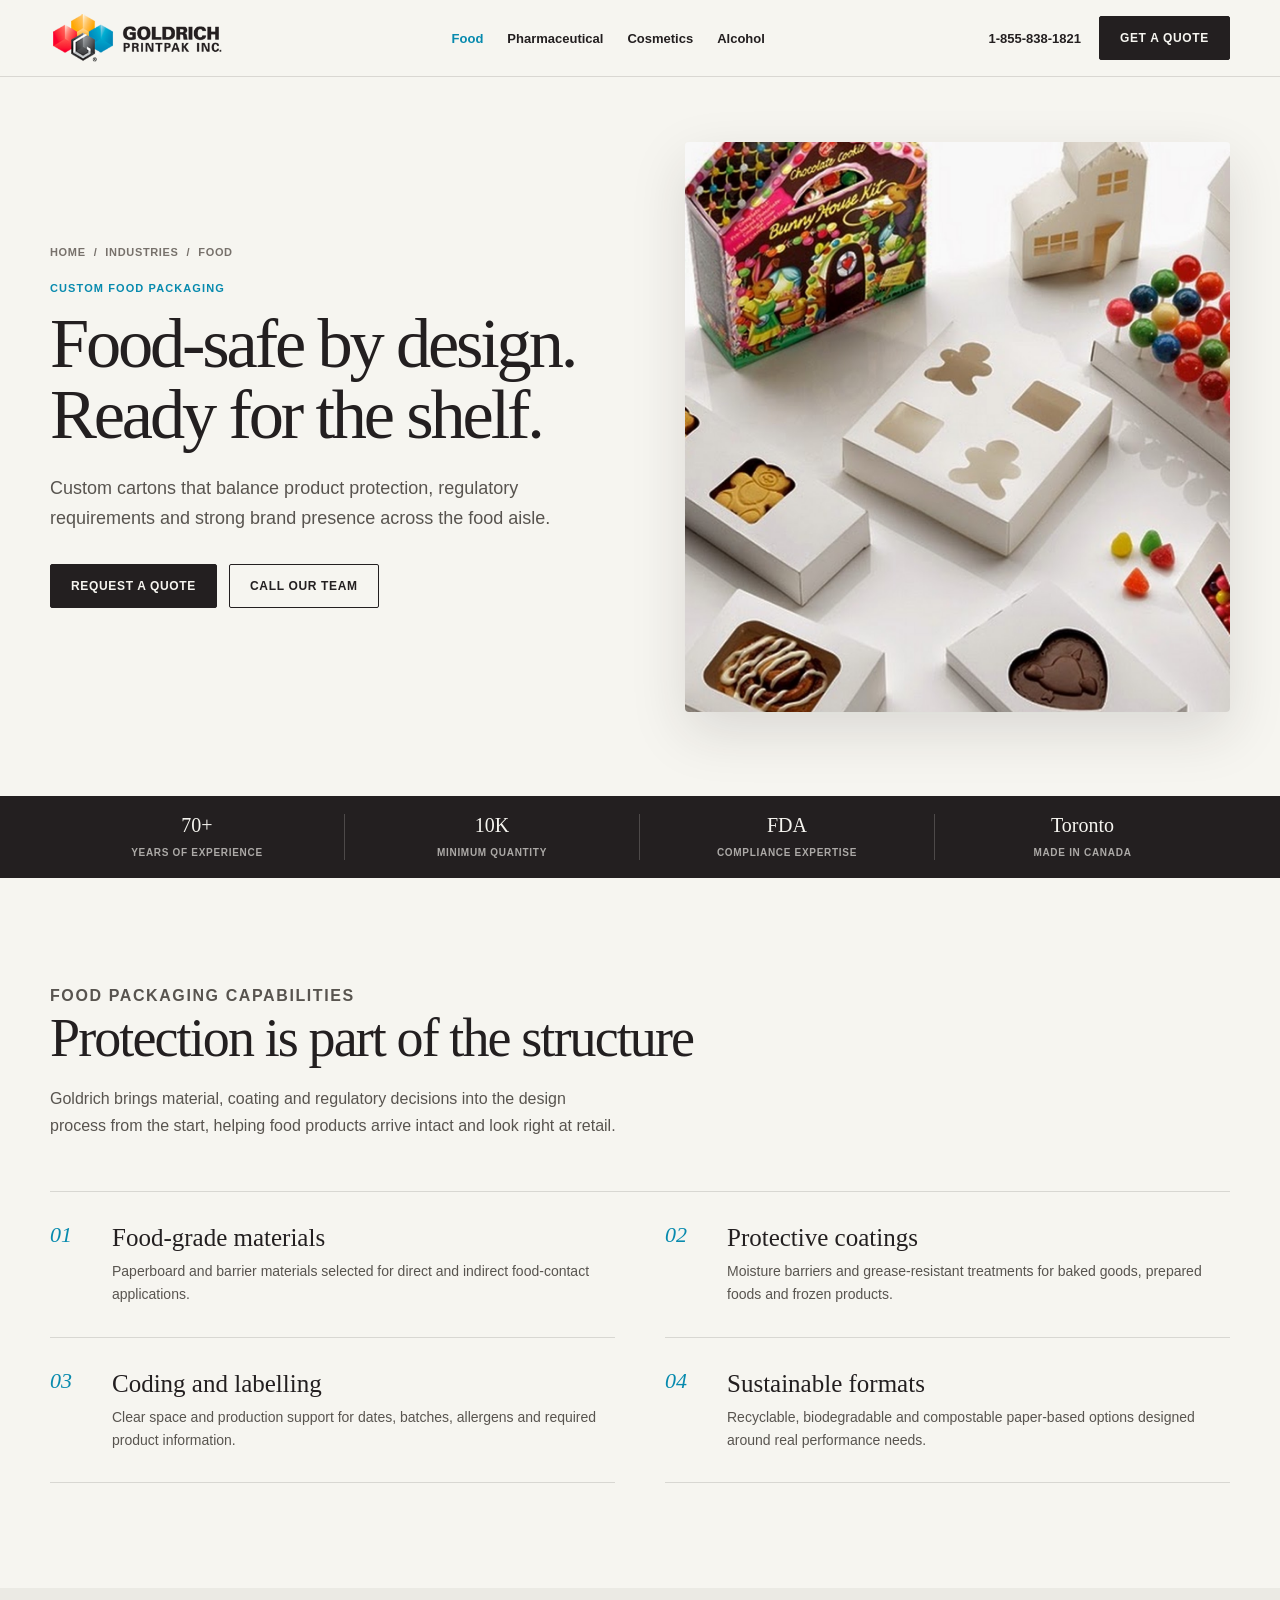
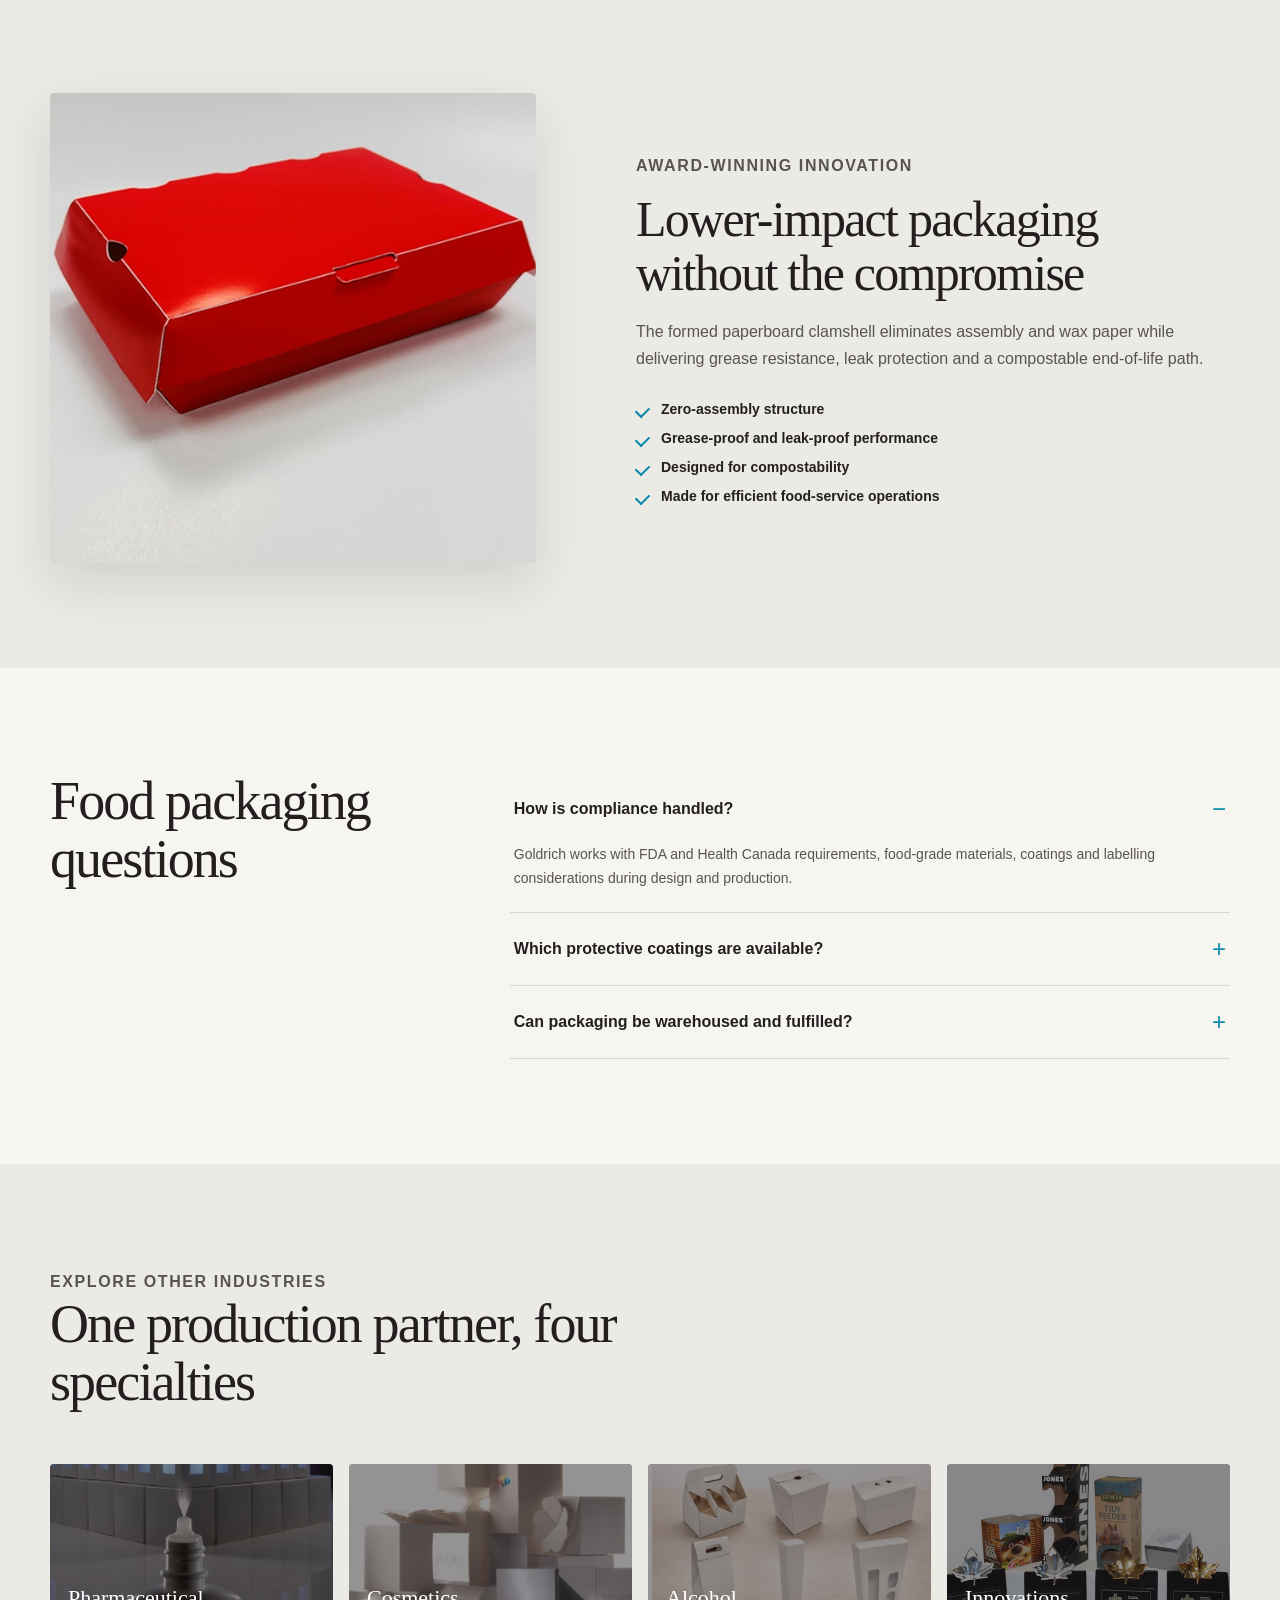
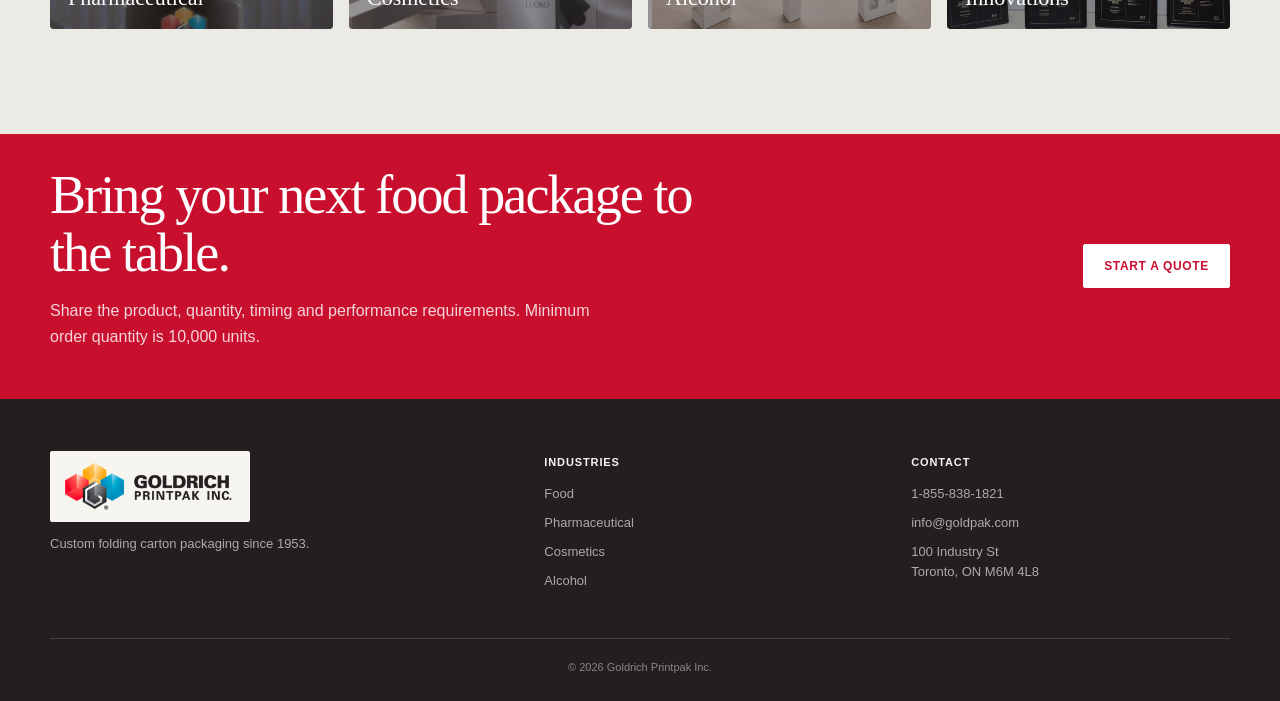
<file: industries/food.html>
<!doctype html><html lang="en"><head><meta charset="utf-8"><meta name="viewport" content="width=device-width,initial-scale=1"><meta name="description" content="Custom food-grade folding carton packaging, protective coatings and sustainable paperboard solutions from Goldrich Printpak in Toronto."><title>Custom Food Packaging | Goldrich Printpak</title><link rel="stylesheet" href="industry.css"></head><body>
<header class="header"><div class="shell nav"><a href="../index.html" aria-label="Goldrich Printpak home"><img class="logo" src="../assets/logo.jpg" alt="Goldrich Printpak Inc." width="300" height="90"></a><nav class="links" aria-label="Industry navigation"><a class="current" href="food.html">Food</a><a href="pharmaceutical.html">Pharmaceutical</a><a href="cosmetics.html">Cosmetics</a><a href="alcohol.html">Alcohol</a></nav><div class="actions"><a class="phone" href="tel:18558381821">1-855-838-1821</a><a class="button" href="../index.html#quote">Get a quote</a><button class="menu" type="button" aria-label="Open navigation" aria-expanded="false"><span></span><span></span><span></span></button></div></div></header>
<main><section class="industry-hero"><div class="shell hero-grid"><div><div class="breadcrumb"><a href="../index.html">Home</a><span>/</span><a href="../index.html#industries">Industries</a><span>/</span><span>Food</span></div><p class="kicker">Custom food packaging</p><h1>Food-safe by design. Ready for the shelf.</h1><p class="lead">Custom cartons that balance product protection, regulatory requirements and strong brand presence across the food aisle.</p><div class="hero-actions"><a class="button" href="../index.html#quote">Request a quote</a><a class="button outline" href="tel:18558381821">Call our team</a></div></div><div class="hero-media"><img src="../assets/food-showcase.png" alt="Goldrich specialty food and confectionery cartons" width="1200" height="1301"></div></div></section>
<section class="proof"><div class="shell"><div class="proof-item"><strong>70+</strong><span>Years of experience</span></div><div class="proof-item"><strong>10K</strong><span>Minimum quantity</span></div><div class="proof-item"><strong>FDA</strong><span>Compliance expertise</span></div><div class="proof-item"><strong>Toronto</strong><span>Made in Canada</span></div></div></section>
<section class="section"><div class="shell"><div class="section-head"><p class="eyebrow">Food packaging capabilities</p><h2>Protection is part of the structure</h2><p>Goldrich brings material, coating and regulatory decisions into the design process from the start, helping food products arrive intact and look right at retail.</p></div><div class="capabilities"><article class="capability"><span class="number">01</span><div><h3>Food-grade materials</h3><p>Paperboard and barrier materials selected for direct and indirect food-contact applications.</p></div></article><article class="capability"><span class="number">02</span><div><h3>Protective coatings</h3><p>Moisture barriers and grease-resistant treatments for baked goods, prepared foods and frozen products.</p></div></article><article class="capability"><span class="number">03</span><div><h3>Coding and labelling</h3><p>Clear space and production support for dates, batches, allergens and required product information.</p></div></article><article class="capability"><span class="number">04</span><div><h3>Sustainable formats</h3><p>Recyclable, biodegradable and compostable paper-based options designed around real performance needs.</p></div></article></div></div></section>
<section class="section soft"><div class="shell feature"><img src="../assets/chicken.jpg" alt="Red compostable paperboard food clamshell produced by Goldrich" width="640" height="555" loading="lazy"><div class="feature-copy"><p class="eyebrow">Award-winning innovation</p><h2>Lower-impact packaging without the compromise</h2><p>The formed paperboard clamshell eliminates assembly and wax paper while delivering grease resistance, leak protection and a compostable end-of-life path.</p><ul class="check-list"><li>Zero-assembly structure</li><li>Grease-proof and leak-proof performance</li><li>Designed for compostability</li><li>Made for efficient food-service operations</li></ul></div></div></section>
<section class="section"><div class="shell faq-grid"><h2>Food packaging questions</h2><div class="faqs"><details open><summary>How is compliance handled?</summary><p>Goldrich works with FDA and Health Canada requirements, food-grade materials, coatings and labelling considerations during design and production.</p></details><details><summary>Which protective coatings are available?</summary><p>Options include moisture barriers and grease-resistant treatments selected to match the product, distribution environment and food-contact requirements.</p></details><details><summary>Can packaging be warehoused and fulfilled?</summary><p>Yes. Goldrich can store finished packaging and coordinate scheduled shipments, inventory and batch requirements from its Toronto facility.</p></details></div></div></section>
<section class="section soft"><div class="shell"><div class="section-head"><p class="eyebrow">Explore other industries</p><h2>One production partner, four specialties</h2></div><div class="related"><a href="pharmaceutical.html"><img src="../assets/pharmaceutical_packaging.jpg" alt="Pharmaceutical packaging"><span>Pharmaceutical</span></a><a href="cosmetics.html"><img src="../assets/cosmetics_packaging.jpg" alt="Cosmetics packaging"><span>Cosmetics</span></a><a href="alcohol.html"><img src="../assets/alcohol_packaging.jpg" alt="Alcohol packaging"><span>Alcohol</span></a><a href="../index.html#innovations"><img src="../assets/awards-showcase.png" alt="Award-winning packaging"><span>Innovations</span></a></div></div></section>
<section class="cta"><div class="shell"><div><h2>Bring your next food package to the table.</h2><p>Share the product, quantity, timing and performance requirements. Minimum order quantity is 10,000 units.</p></div><a class="button" href="../index.html#quote">Start a quote</a></div></section></main>
<footer><div class="shell"><div class="footer-grid"><div class="footer-brand"><img class="footer-logo" src="../assets/logo.jpg" alt="Goldrich Printpak"><p>Custom folding carton packaging since 1953.</p></div><div><h3>Industries</h3><a href="food.html">Food</a><a href="pharmaceutical.html">Pharmaceutical</a><a href="cosmetics.html">Cosmetics</a><a href="alcohol.html">Alcohol</a></div><div><h3>Contact</h3><a href="tel:18558381821">1-855-838-1821</a><a href="mailto:info@goldpak.com">info@goldpak.com</a><address>100 Industry St<br>Toronto, ON M6M 4L8</address></div></div><div class="copyright">© <span id="year"></span> Goldrich Printpak Inc.</div></div></footer><script src="industry.js"></script></body></html>
</file>
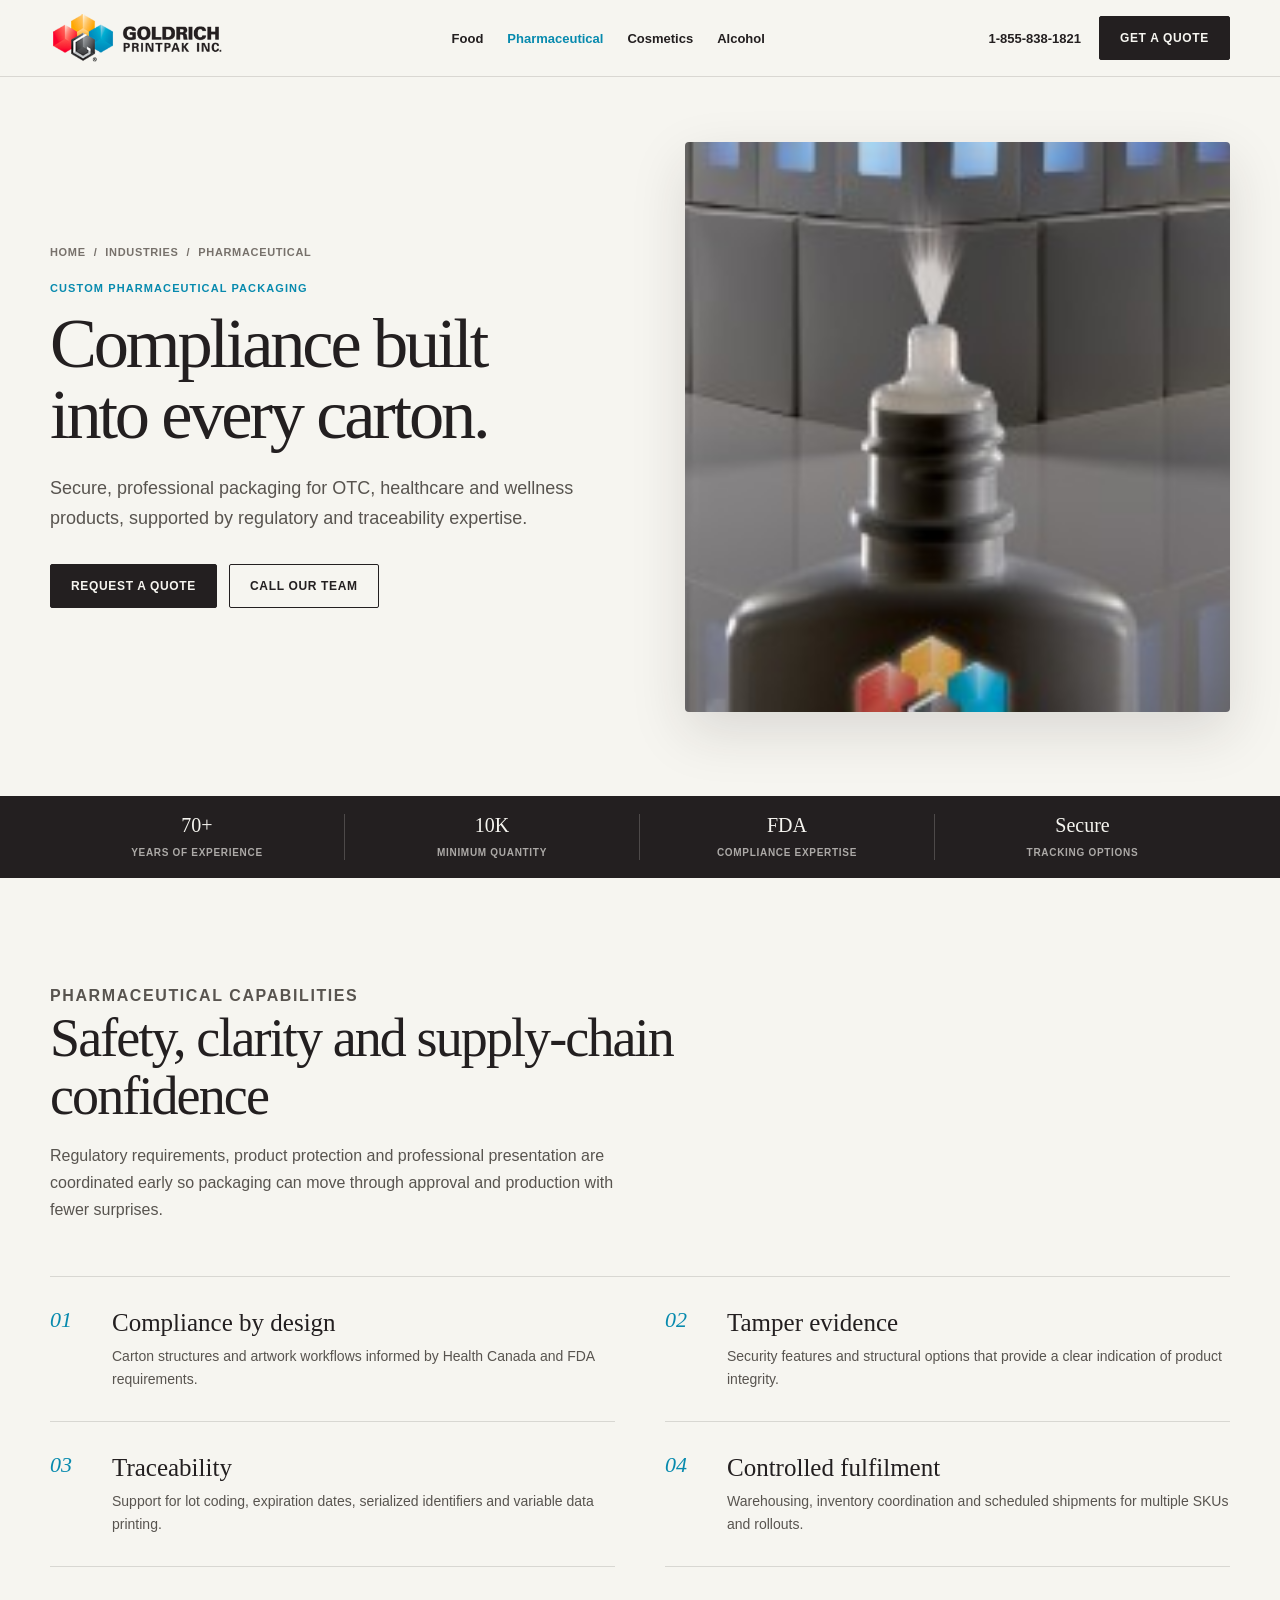
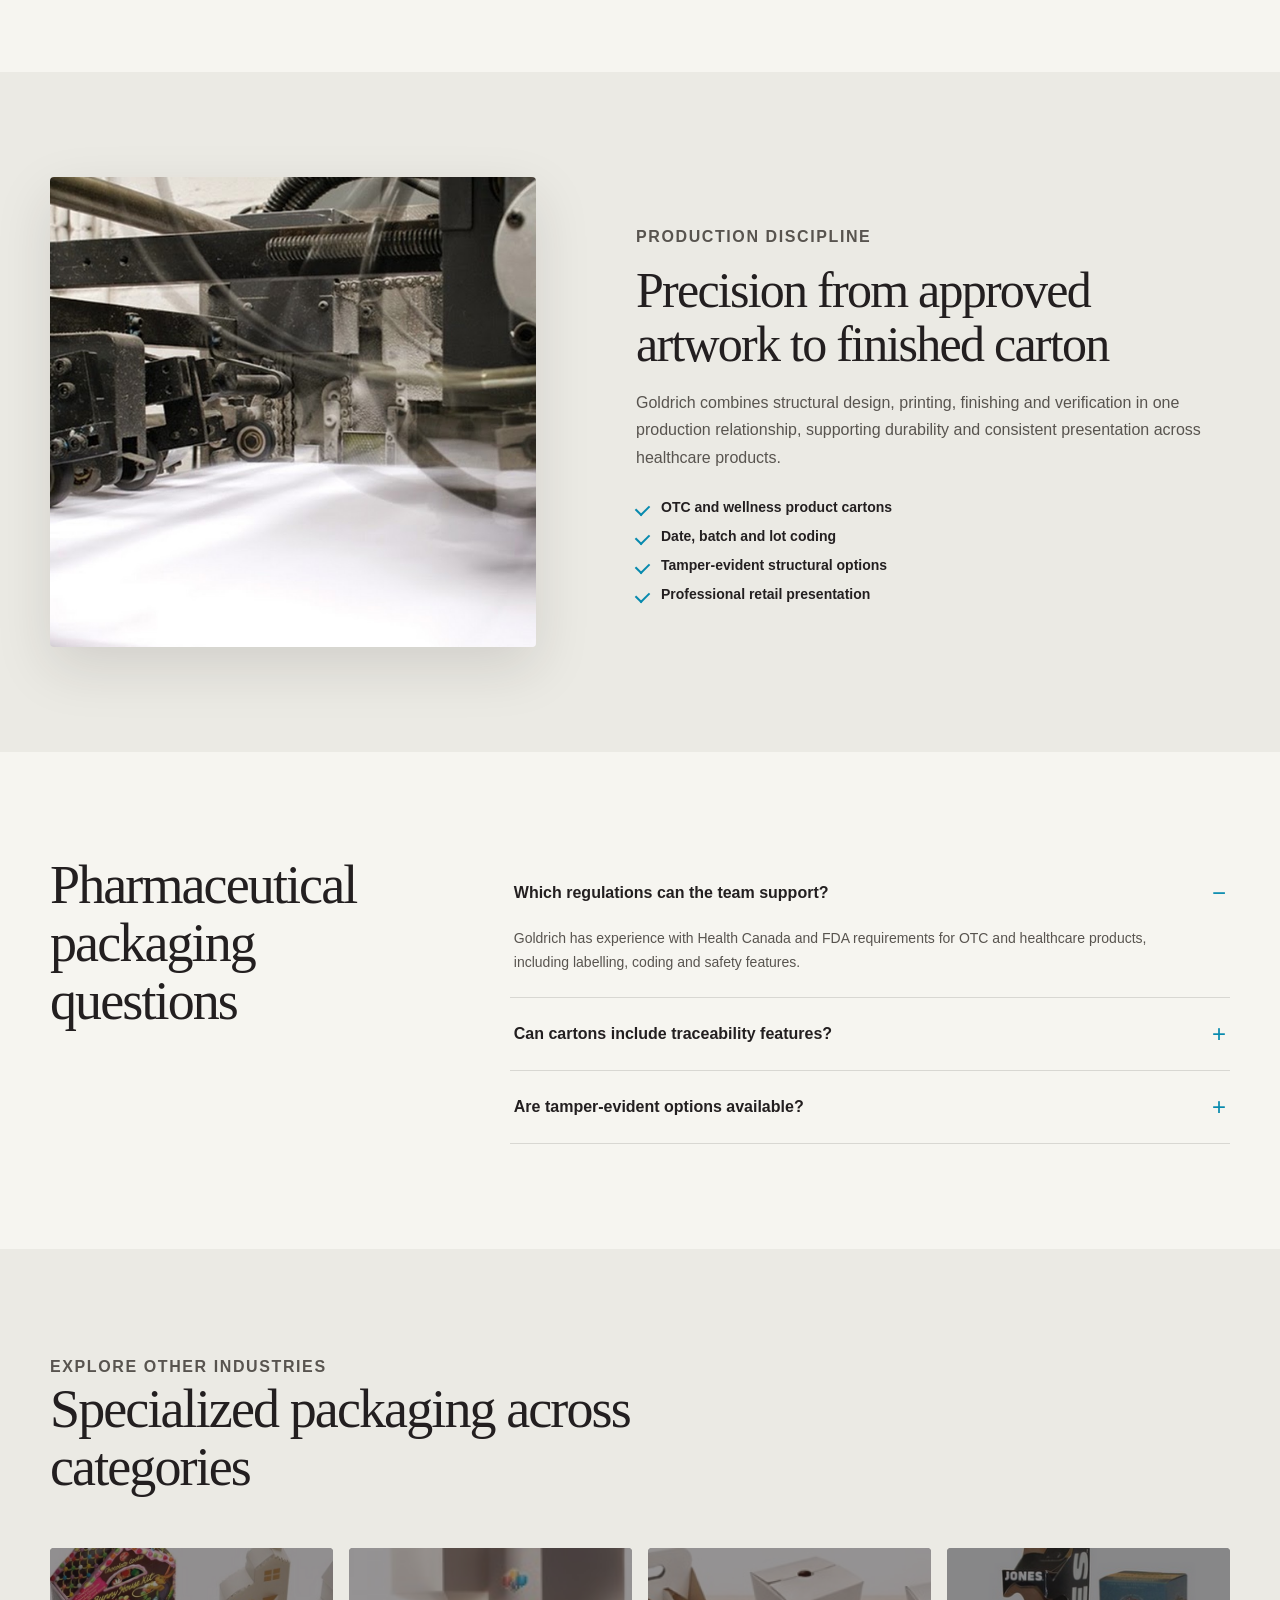
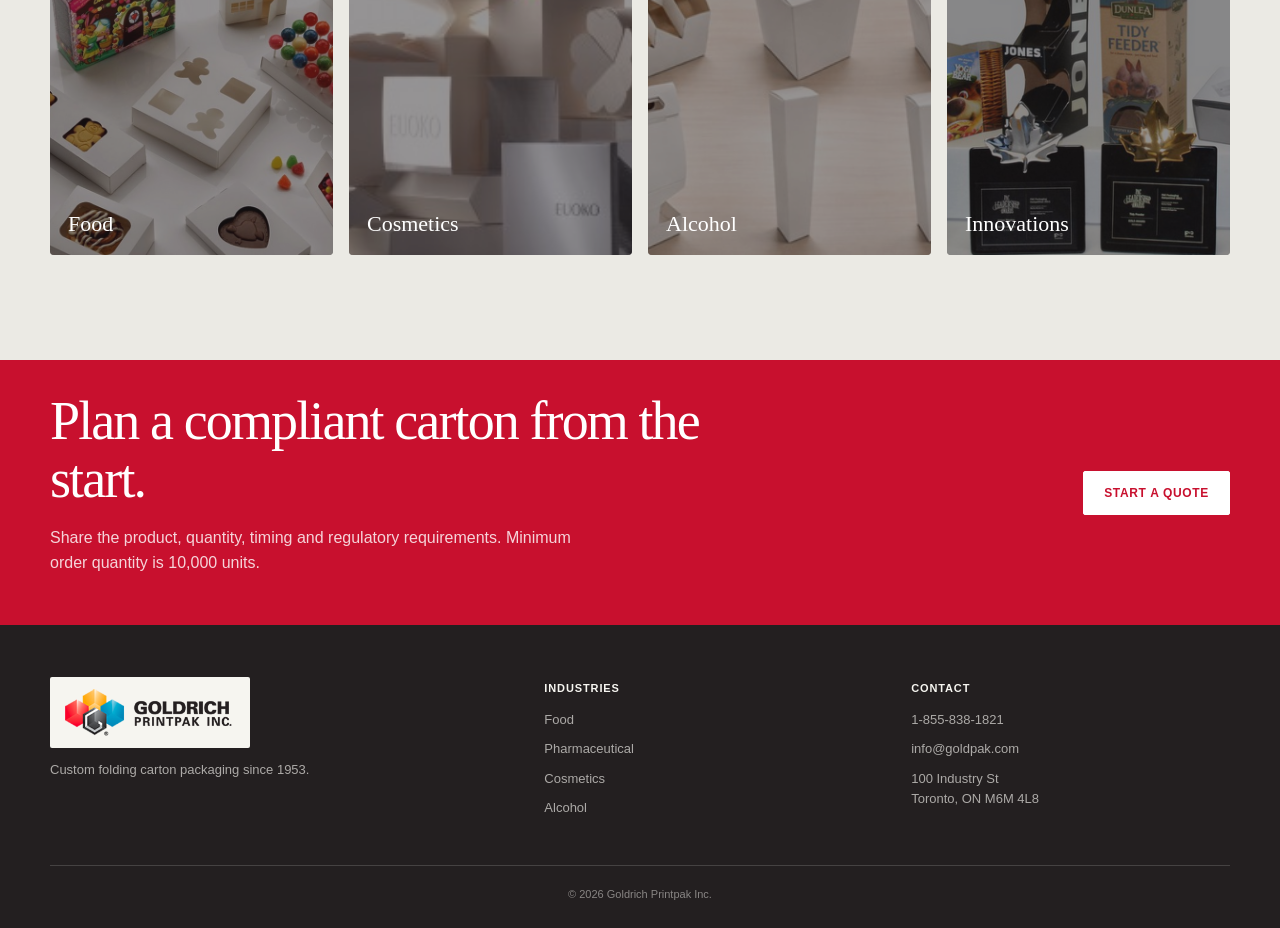
<file: industries/pharmaceutical.html>
<!doctype html><html lang="en"><head><meta charset="utf-8"><meta name="viewport" content="width=device-width,initial-scale=1"><meta name="description" content="Custom pharmaceutical folding cartons with regulatory, tamper-evident and traceability expertise from Goldrich Printpak."><title>Pharmaceutical Packaging | Goldrich Printpak</title><link rel="stylesheet" href="industry.css"></head><body>
<header class="header"><div class="shell nav"><a href="../index.html" aria-label="Goldrich Printpak home"><img class="logo" src="../assets/logo.jpg" alt="Goldrich Printpak Inc." width="300" height="90"></a><nav class="links" aria-label="Industry navigation"><a href="food.html">Food</a><a class="current" href="pharmaceutical.html">Pharmaceutical</a><a href="cosmetics.html">Cosmetics</a><a href="alcohol.html">Alcohol</a></nav><div class="actions"><a class="phone" href="tel:18558381821">1-855-838-1821</a><a class="button" href="../index.html#quote">Get a quote</a><button class="menu" type="button" aria-label="Open navigation" aria-expanded="false"><span></span><span></span><span></span></button></div></div></header>
<main><section class="industry-hero"><div class="shell hero-grid"><div><div class="breadcrumb"><a href="../index.html">Home</a><span>/</span><a href="../index.html#industries">Industries</a><span>/</span><span>Pharmaceutical</span></div><p class="kicker">Custom pharmaceutical packaging</p><h1>Compliance built into every carton.</h1><p class="lead">Secure, professional packaging for OTC, healthcare and wellness products, supported by regulatory and traceability expertise.</p><div class="hero-actions"><a class="button" href="../index.html#quote">Request a quote</a><a class="button outline" href="tel:18558381821">Call our team</a></div></div><div class="hero-media"><img src="../assets/pharmaceutical_packaging.jpg" alt="Goldrich pharmaceutical folding cartons" width="330" height="172"></div></div></section>
<section class="proof"><div class="shell"><div class="proof-item"><strong>70+</strong><span>Years of experience</span></div><div class="proof-item"><strong>10K</strong><span>Minimum quantity</span></div><div class="proof-item"><strong>FDA</strong><span>Compliance expertise</span></div><div class="proof-item"><strong>Secure</strong><span>Tracking options</span></div></div></section>
<section class="section"><div class="shell"><div class="section-head"><p class="eyebrow">Pharmaceutical capabilities</p><h2>Safety, clarity and supply-chain confidence</h2><p>Regulatory requirements, product protection and professional presentation are coordinated early so packaging can move through approval and production with fewer surprises.</p></div><div class="capabilities"><article class="capability"><span class="number">01</span><div><h3>Compliance by design</h3><p>Carton structures and artwork workflows informed by Health Canada and FDA requirements.</p></div></article><article class="capability"><span class="number">02</span><div><h3>Tamper evidence</h3><p>Security features and structural options that provide a clear indication of product integrity.</p></div></article><article class="capability"><span class="number">03</span><div><h3>Traceability</h3><p>Support for lot coding, expiration dates, serialized identifiers and variable data printing.</p></div></article><article class="capability"><span class="number">04</span><div><h3>Controlled fulfilment</h3><p>Warehousing, inventory coordination and scheduled shipments for multiple SKUs and rollouts.</p></div></article></div></div></section>
<section class="section soft"><div class="shell feature"><img src="../assets/real-press.png" alt="Paperboard moving through Goldrich production equipment" width="1200" height="1301" loading="lazy"><div class="feature-copy"><p class="eyebrow">Production discipline</p><h2>Precision from approved artwork to finished carton</h2><p>Goldrich combines structural design, printing, finishing and verification in one production relationship, supporting durability and consistent presentation across healthcare products.</p><ul class="check-list"><li>OTC and wellness product cartons</li><li>Date, batch and lot coding</li><li>Tamper-evident structural options</li><li>Professional retail presentation</li></ul></div></div></section>
<section class="section"><div class="shell faq-grid"><h2>Pharmaceutical packaging questions</h2><div class="faqs"><details open><summary>Which regulations can the team support?</summary><p>Goldrich has experience with Health Canada and FDA requirements for OTC and healthcare products, including labelling, coding and safety features.</p></details><details><summary>Can cartons include traceability features?</summary><p>Yes. Options include batch and lot coding, expiration dates, variable data and serialized identifiers for supply-chain visibility.</p></details><details><summary>Are tamper-evident options available?</summary><p>Yes. Tamper-evident and security features can be incorporated into the structure while preserving accessibility and professional presentation.</p></details></div></div></section>
<section class="section soft"><div class="shell"><div class="section-head"><p class="eyebrow">Explore other industries</p><h2>Specialized packaging across categories</h2></div><div class="related"><a href="food.html"><img src="../assets/food-showcase.png" alt="Food packaging"><span>Food</span></a><a href="cosmetics.html"><img src="../assets/cosmetics_packaging.jpg" alt="Cosmetics packaging"><span>Cosmetics</span></a><a href="alcohol.html"><img src="../assets/alcohol_packaging.jpg" alt="Alcohol packaging"><span>Alcohol</span></a><a href="../index.html#innovations"><img src="../assets/awards-showcase.png" alt="Award-winning packaging"><span>Innovations</span></a></div></div></section>
<section class="cta"><div class="shell"><div><h2>Plan a compliant carton from the start.</h2><p>Share the product, quantity, timing and regulatory requirements. Minimum order quantity is 10,000 units.</p></div><a class="button" href="../index.html#quote">Start a quote</a></div></section></main>
<footer><div class="shell"><div class="footer-grid"><div class="footer-brand"><img class="footer-logo" src="../assets/logo.jpg" alt="Goldrich Printpak"><p>Custom folding carton packaging since 1953.</p></div><div><h3>Industries</h3><a href="food.html">Food</a><a href="pharmaceutical.html">Pharmaceutical</a><a href="cosmetics.html">Cosmetics</a><a href="alcohol.html">Alcohol</a></div><div><h3>Contact</h3><a href="tel:18558381821">1-855-838-1821</a><a href="mailto:info@goldpak.com">info@goldpak.com</a><address>100 Industry St<br>Toronto, ON M6M 4L8</address></div></div><div class="copyright">© <span id="year"></span> Goldrich Printpak Inc.</div></div></footer><script src="industry.js"></script></body></html>
</file>
<file: industries/industry.css>
:root{--ink:#231f20;--muted:#58544f;--paper:#f6f5f0;--soft:#ebeae4;--white:#fdfcf9;--cyan:#078aae;--amber:#e99a1a;--red:#c8102e;--line:rgba(35,31,32,.14);--max:1180px;--shadow:0 20px 55px rgba(35,31,32,.13)}
*{box-sizing:border-box}html{scroll-behavior:smooth;scroll-padding-top:88px}body{margin:0;background:var(--paper);color:var(--ink);font-family:Arial,"Helvetica Neue",sans-serif;-webkit-font-smoothing:antialiased}img{display:block;max-width:100%}a{color:inherit;text-decoration:none}button{font:inherit}::selection{background:var(--amber);color:var(--ink)}:focus-visible{outline:3px solid var(--cyan);outline-offset:3px}.shell{width:min(calc(100% - 80px),var(--max));margin-inline:auto}
.header{position:fixed;inset:0 0 auto;z-index:20;border-bottom:1px solid var(--line);background:rgba(246,245,240,.94);backdrop-filter:blur(12px);transition:transform .36s cubic-bezier(.16,1,.3,1),box-shadow .25s}.header.hidden{transform:translateY(calc(-100% - 2px))}.header.scrolled{box-shadow:0 8px 26px rgba(35,31,32,.08)}.nav{height:76px;display:grid;grid-template-columns:auto 1fr auto;align-items:center;gap:32px}.logo{width:178px;height:auto}.links{display:flex;justify-content:center;gap:24px}.links a,.phone{font-size:13px;font-weight:700}.links a:hover,.links a.current{color:var(--cyan)}.actions{display:flex;align-items:center;gap:18px}.button{display:inline-flex;min-height:44px;align-items:center;justify-content:center;border:1.5px solid var(--ink);border-radius:2px;background:var(--ink);padding:0 20px;color:var(--paper);font-size:12px;font-weight:800;letter-spacing:.055em;text-transform:uppercase;white-space:nowrap;transition:.2s}.button:hover{border-color:var(--cyan);background:var(--cyan)}.menu{display:none;width:44px;height:44px;border:1px solid var(--line);background:transparent}.menu span{display:block;width:20px;height:2px;margin:4px auto;background:var(--ink)}
.breadcrumb{display:flex;gap:8px;margin-bottom:24px;color:#77716b;font-size:11px;font-weight:700;letter-spacing:.06em;text-transform:uppercase}.breadcrumb a:hover{color:var(--cyan)}.industry-hero{padding:142px 0 84px}.hero-grid{display:grid;grid-template-columns:1fr 1fr;align-items:center;gap:clamp(48px,7vw,92px)}.kicker{margin:0 0 14px;color:var(--cyan);font-size:11px;font-weight:800;letter-spacing:.1em;text-transform:uppercase}h1{max-width:660px;margin:0 0 24px;font-family:Georgia,serif;font-size:clamp(48px,5.5vw,74px);font-weight:400;letter-spacing:-.045em;line-height:1.01}.lead{max-width:59ch;margin:0 0 30px;color:var(--muted);font-size:18px;line-height:1.65}.hero-actions{display:flex;flex-wrap:wrap;gap:12px}.button.outline{background:transparent;color:var(--ink)}.button.outline:hover{background:rgba(35,31,32,.06);border-color:var(--ink)}.hero-media img{width:100%;height:570px;border-radius:4px;object-fit:cover;box-shadow:var(--shadow)}
.proof{background:var(--ink);color:var(--paper)}.proof .shell{min-height:82px;display:grid;grid-template-columns:repeat(4,1fr);align-items:center}.proof-item{border-right:1px solid rgba(246,245,240,.2);padding:0 26px;text-align:center}.proof-item:last-child{border:0}.proof strong{display:block;margin-bottom:5px;font-family:Georgia,serif;font-size:20px;font-weight:400}.proof span{color:rgba(246,245,240,.65);font-size:10px;font-weight:700;letter-spacing:.07em;text-transform:uppercase}
.section{padding:105px 0}.section.soft{background:var(--soft)}.section-head{max-width:740px;margin-bottom:52px}.eyebrow{margin:0 0 14px;color:var(--cyan);font-size:11px;font-weight:800;letter-spacing:.1em;text-transform:uppercase}h2{margin:0 0 18px;font-family:Georgia,serif;font-size:clamp(38px,4.5vw,54px);font-weight:400;letter-spacing:-.035em;line-height:1.07}.section-head p{max-width:64ch;margin:0;color:var(--muted);font-size:16px;line-height:1.68}.capabilities{display:grid;grid-template-columns:repeat(2,1fr);gap:0 50px;border-top:1px solid var(--line)}.capability{display:grid;grid-template-columns:46px 1fr;gap:16px;border-bottom:1px solid var(--line);padding:30px 0}.number{color:var(--cyan);font-family:Georgia,serif;font-size:22px;font-style:italic}.capability h3{margin:2px 0 8px;font-family:Georgia,serif;font-size:25px;font-weight:400}.capability p{margin:0;color:var(--muted);font-size:14px;line-height:1.65}
.feature{display:grid;grid-template-columns:.9fr 1.1fr;align-items:center;gap:clamp(50px,8vw,100px)}.feature img{width:100%;height:470px;border-radius:4px;object-fit:cover;box-shadow:var(--shadow)}.feature-copy h2{font-size:clamp(38px,4vw,50px)}.feature-copy>p{color:var(--muted);font-size:16px;line-height:1.7}.check-list{display:grid;gap:13px;margin:28px 0 0;padding:0;list-style:none}.check-list li{position:relative;padding-left:25px;font-size:14px;font-weight:700}.check-list li:before{content:"";position:absolute;top:5px;left:0;width:11px;height:7px;border-bottom:2px solid var(--cyan);border-left:2px solid var(--cyan);transform:rotate(-45deg)}
.faq-grid{display:grid;grid-template-columns:.7fr 1.3fr;gap:72px}.faq-grid h2{position:sticky;top:110px}.faqs details{border-bottom:1px solid var(--line)}.faqs summary{display:flex;align-items:center;justify-content:space-between;gap:20px;padding:22px 4px;font-size:16px;font-weight:700;cursor:pointer;list-style:none}.faqs summary::-webkit-details-marker{display:none}.faqs summary:after{content:"+";color:var(--cyan);font-size:24px;font-weight:400}.faqs details[open] summary:after{content:"−"}.faqs p{margin:-2px 0 22px;padding:0 40px 0 4px;color:var(--muted);font-size:14px;line-height:1.7}
.related{display:grid;grid-template-columns:repeat(4,1fr);gap:16px}.related a{position:relative;min-height:165px;overflow:hidden;border-radius:4px;background:var(--ink);color:white}.related img{width:100%;height:100%;object-fit:cover;opacity:.52;transition:transform .5s,opacity .3s}.related a:hover img{transform:scale(1.04);opacity:.4}.related span{position:absolute;right:18px;bottom:18px;left:18px;font-family:Georgia,serif;font-size:22px}
.cta{background:var(--red);color:white}.cta .shell{min-height:265px;display:flex;align-items:center;justify-content:space-between;gap:60px}.cta h2{max-width:710px;margin:0;color:white}.cta p{max-width:560px;color:rgba(255,255,255,.82);line-height:1.6}.cta .button{border-color:white;background:white;color:var(--red)}.cta .button:hover{background:transparent;color:white}
footer{background:var(--ink);padding:52px 0 28px;color:var(--paper)}.footer-grid{display:grid;grid-template-columns:1.4fr 1fr 1fr;gap:48px}.footer-logo{width:200px;height:auto;margin-bottom:12px;border-radius:2px;background:var(--paper);padding:9px 12px}.footer-grid p,.footer-grid a,.footer-grid address{display:block;margin:0 0 9px;color:rgba(246,245,240,.65);font-size:13px;font-style:normal;line-height:1.55}.footer-grid h3{margin:5px 0 16px;color:var(--paper);font-size:11px;letter-spacing:.08em;text-transform:uppercase}.copyright{margin-top:38px;border-top:1px solid rgba(246,245,240,.16);padding-top:22px;color:rgba(246,245,240,.48);font-size:11px;text-align:center}
@media(max-width:980px){.shell{width:min(calc(100% - 48px),var(--max))}.phone{display:none}.hero-grid{gap:40px}.related{grid-template-columns:repeat(2,1fr)}}
@media(max-width:780px){body.menu-open{overflow:hidden}.shell{width:min(calc(100% - 32px),var(--max))}.nav{height:68px;grid-template-columns:1fr auto}.logo{width:148px;height:auto}.menu{display:block}.actions .button{display:none}.links{position:fixed;inset:68px 0 auto;display:grid;gap:0;border-bottom:1px solid var(--line);background:var(--paper);padding:10px 16px 20px;opacity:0;pointer-events:none;transform:translateY(-12px);transition:.25s}.menu-open .links{opacity:1;pointer-events:auto;transform:none}.links a{border-bottom:1px solid var(--line);padding:16px 4px}.industry-hero{padding:110px 0 70px}.hero-grid,.feature,.faq-grid{grid-template-columns:1fr}.hero-media img{height:450px}.proof .shell{grid-template-columns:repeat(2,1fr);padding:12px 0}.proof-item{border-bottom:1px solid rgba(246,245,240,.2);padding:18px 10px}.proof-item:nth-child(2){border-right:0}.proof-item:nth-child(3){border-bottom:0}.section{padding:80px 0}.capabilities{grid-template-columns:1fr}.faq-grid{gap:28px}.faq-grid h2{position:static}.cta .shell{align-items:flex-start;flex-direction:column;padding-block:65px;gap:24px}.footer-grid{grid-template-columns:1fr 1fr}.footer-brand{grid-column:1/-1}}
@media(max-width:520px){h1{font-size:46px}.hero-actions .button{width:100%}.hero-media img{height:360px}.capability{grid-template-columns:38px 1fr}.feature img{height:340px}.related{grid-template-columns:1fr 1fr}.related a{min-height:130px}.related span{font-size:18px}.footer-grid{grid-template-columns:1fr}.footer-brand{grid-column:auto}}
@media(prefers-reduced-motion:reduce){html{scroll-behavior:auto}*,*:before,*:after{transition-duration:.01ms!important}}
</file>
